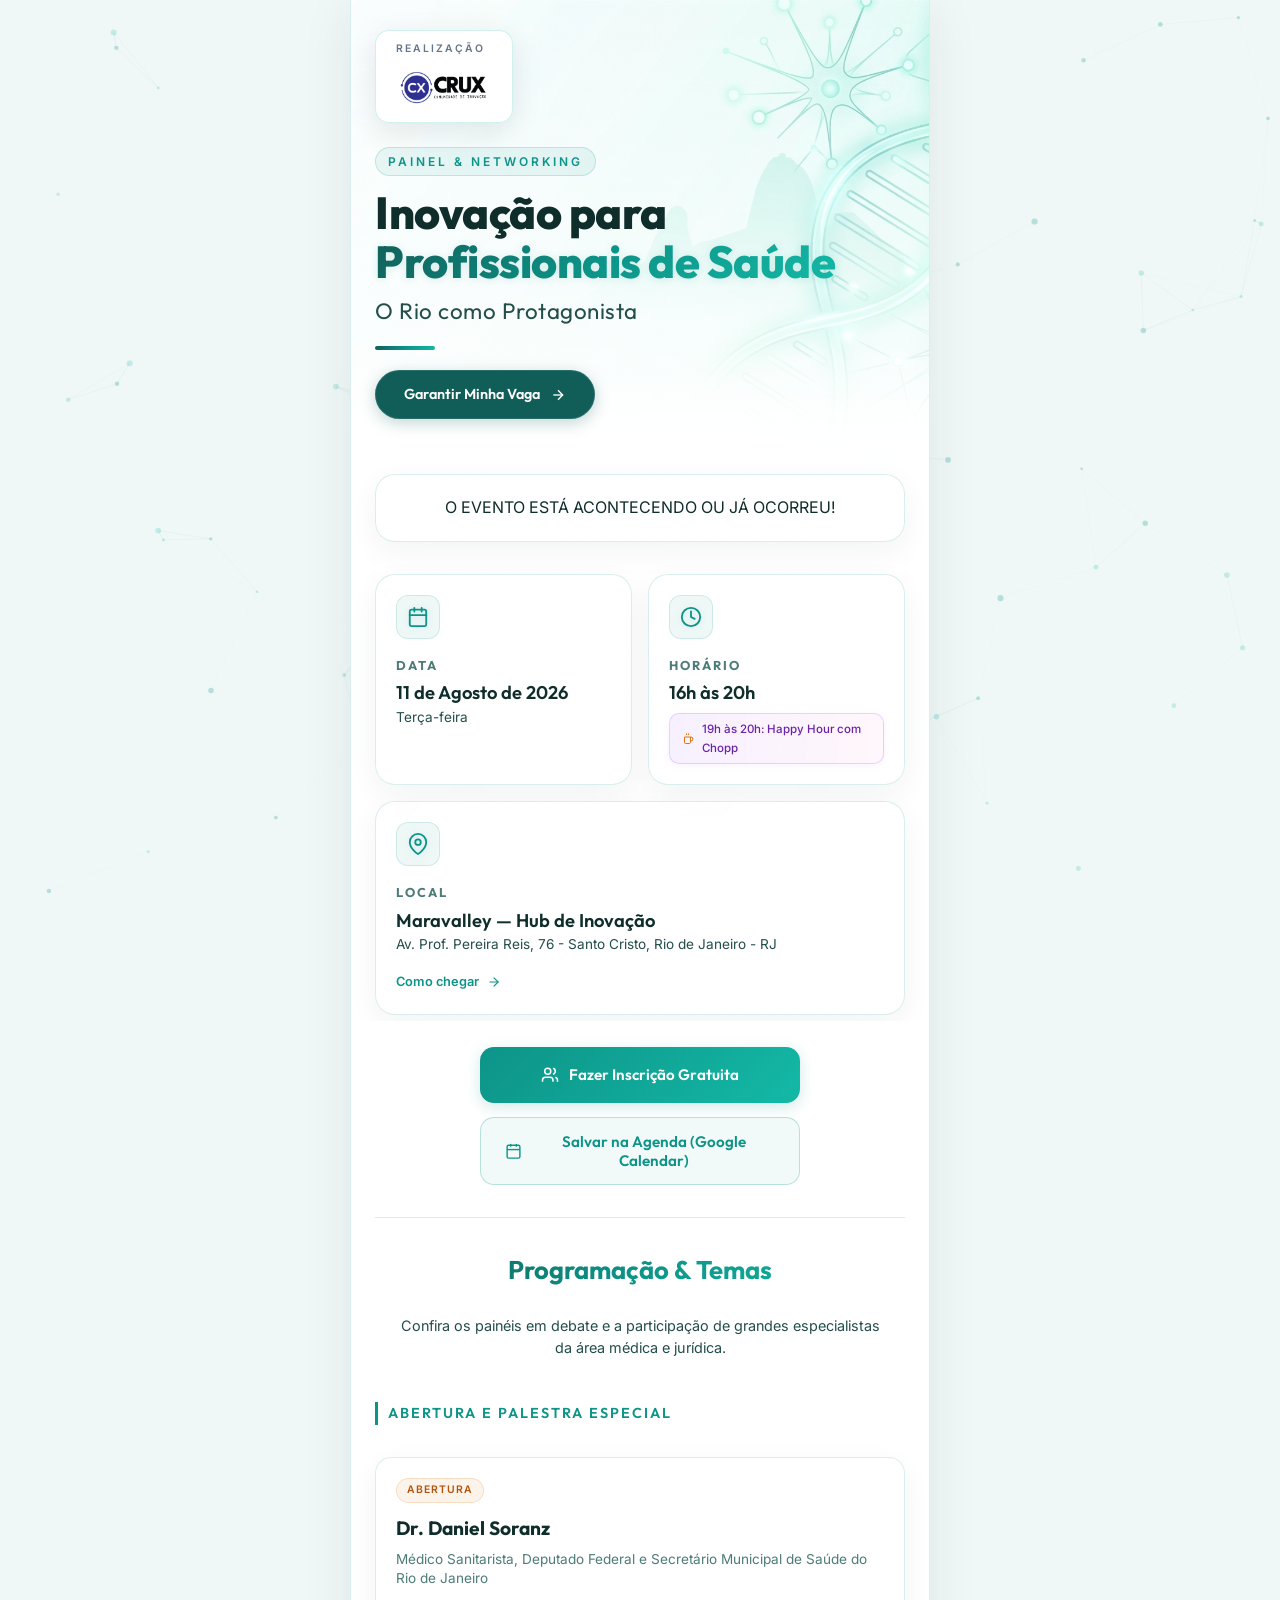
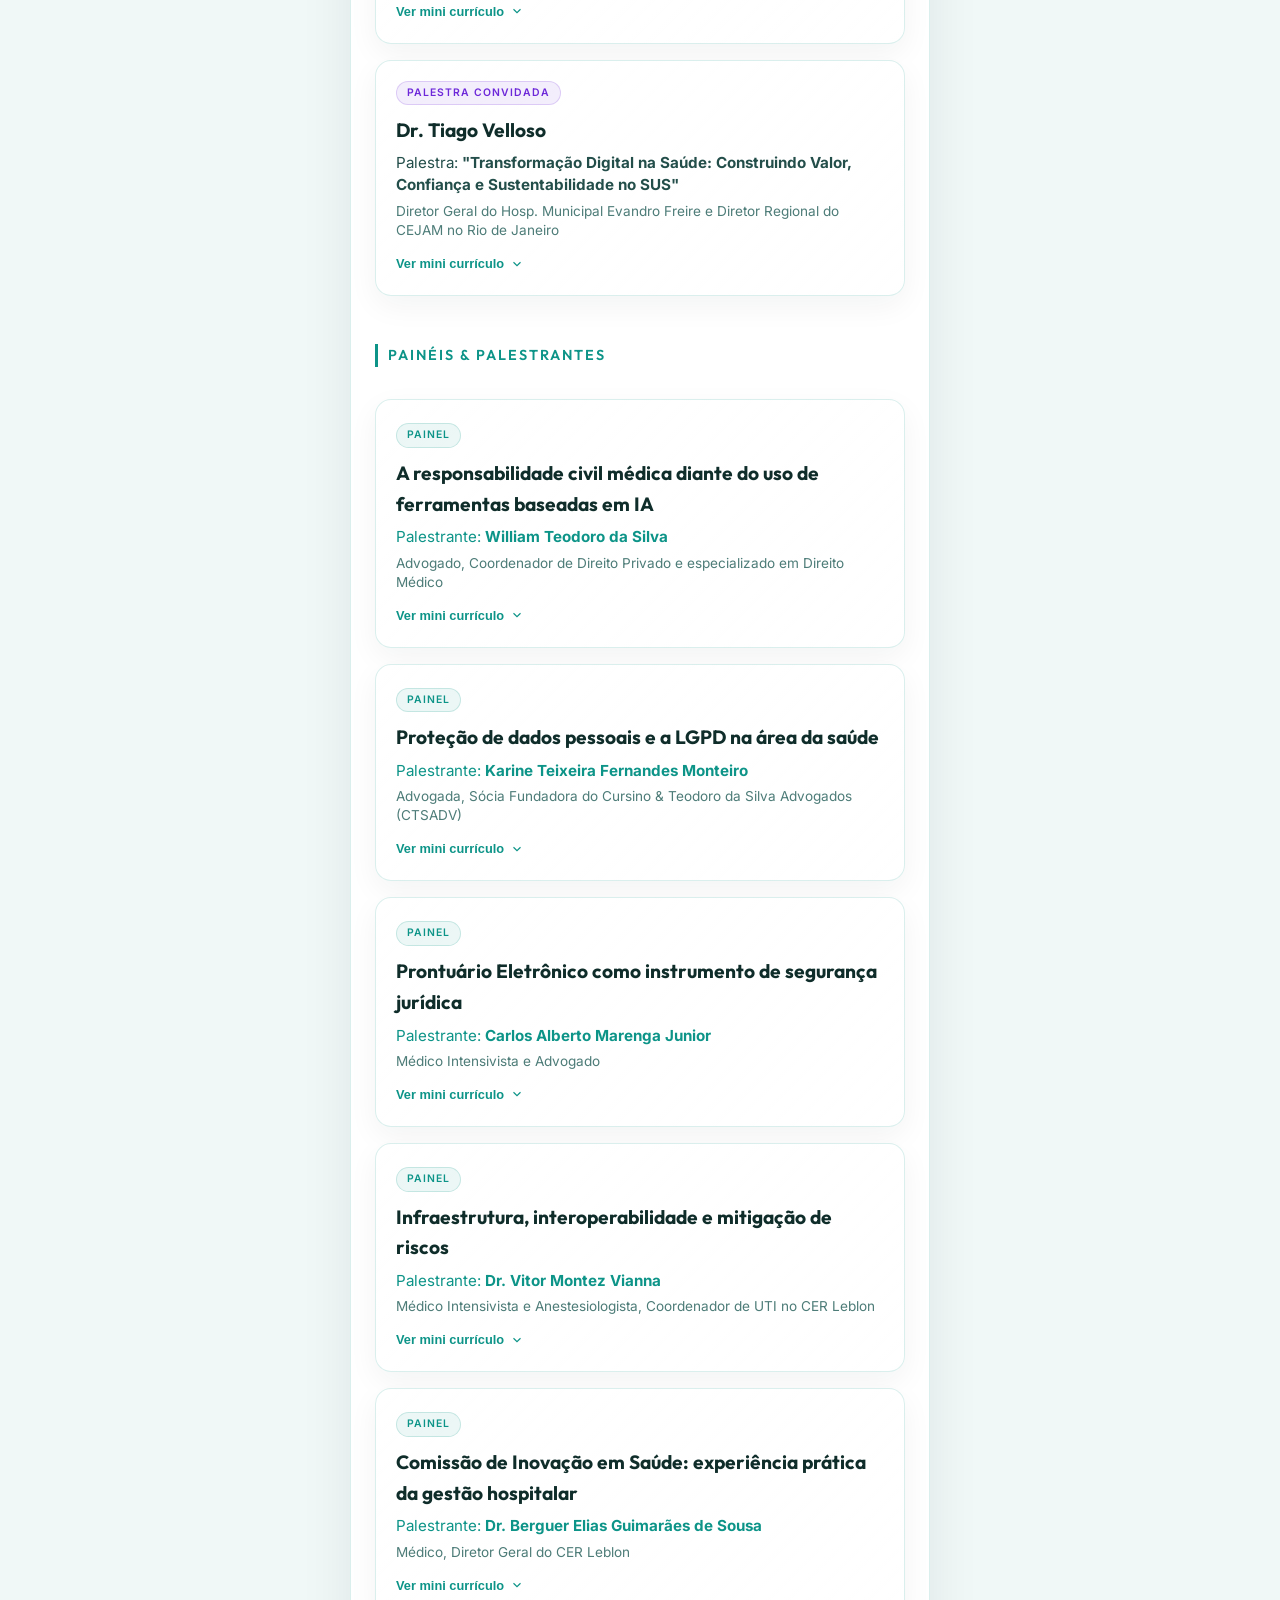
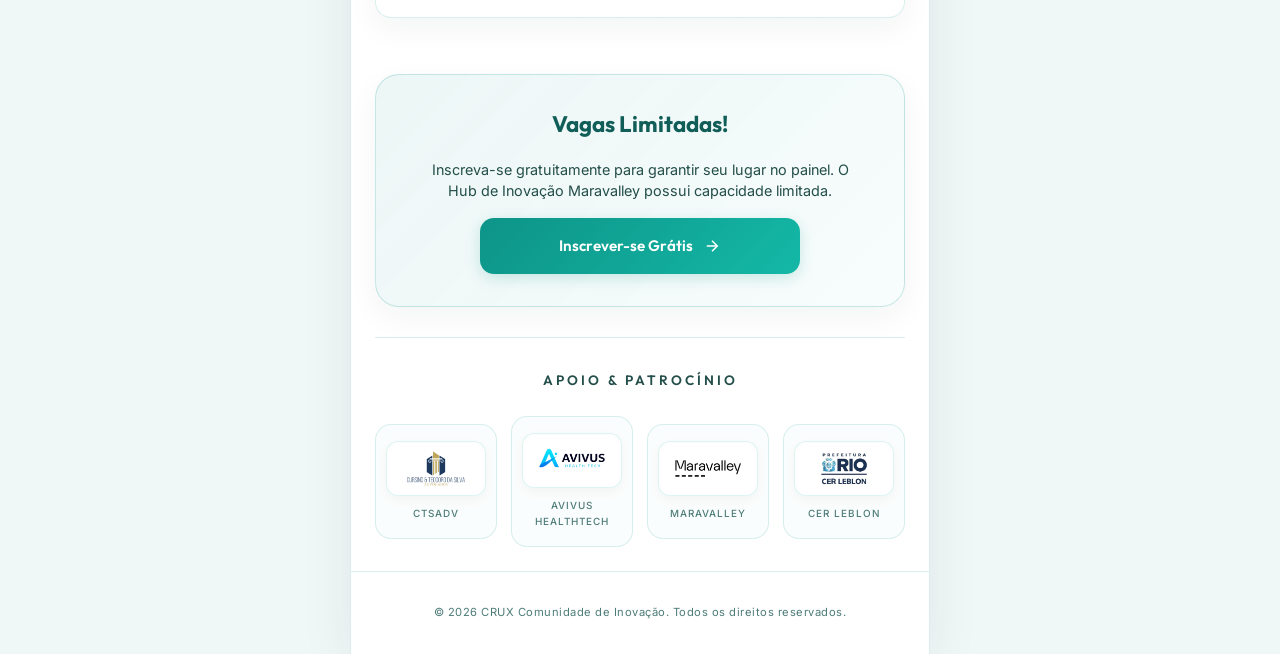
<file: index.html>
<!DOCTYPE html>
<html lang="pt-BR">
<head>
    <meta charset="UTF-8">
    <meta name="viewport" content="width=device-width, initial-scale=1.0">
    <title>Inovação para Profissionais de Saúde - Rio como Protagonista</title>
    
    <!-- Meta Tags para SEO -->
    <meta name="description" content="Convite Digital para o evento Inovação para Profissionais de Saúde - Rio como Protagonista, realizado pela CRUX Comunidade de Inovação no Maravalley. Apoio: CTSADV, Avivus Healthtech, Maravalley e CER Leblon.">
    <meta name="keywords" content="inovação médica, profissionais de saúde, maravalley, rio de janeiro, crux, ctsadv, avivus healthtech, cer leblon">
    <meta name="author" content="CTSADV, Avivus Healthtech, Maravalley, CER Leblon, CRUX">
    
    <!-- Open Graph (Compartilhamento redes sociais) -->
    <meta property="og:title" content="Inovação para Profissionais de Saúde - Rio como Protagonista">
    <meta property="og:description" content="Participe do principal encontro de inovação em saúde no Rio de Janeiro. Dia 11/08 no Maravalley.">
    <meta property="og:image" content="assets/hero-bg.jpg">
    <meta property="og:type" content="website">
    
    <!-- Google Fonts: Outfit (títulos) e Inter (corpo) -->
    <link rel="preconnect" href="https://fonts.googleapis.com">
    <link rel="preconnect" href="https://fonts.gstatic.com" crossorigin>
    <link href="https://fonts.googleapis.com/css2?family=Inter:wght@300;400;500;600&family=Outfit:wght@400;600;700;800&display=swap" rel="stylesheet">
    
    <!-- Estilos personalizados -->
    <link rel="stylesheet" href="style.css">
</head>
<body>
    <!-- Canvas para efeito de partículas animadas -->
    <canvas id="particles-canvas"></canvas>

    <div class="app-container">
        <!-- Banner Principal Temático -->
        <header class="hero-banner" style="background-image: linear-gradient(to bottom, rgba(255, 255, 255, 0), rgba(255, 255, 255, 0.95)), url('assets/hero-bg-light.jpg');">
            <div class="crux-badge-container">
                <span class="organizer-label">Realização</span>
                <img src="assets/Crux.png" alt="CRUX Comunidade de Inovação" class="crux-logo-badge">
            </div>
            
            <div class="hero-content">
                <span class="event-tag">Painel & Networking</span>
                <h1 class="main-title">Inovação para<br><span class="highlight-text">Profissionais de Saúde</span></h1>
                <p class="subtitle">O Rio como Protagonista</p>
                <div class="title-divider"></div>
                <a href="https://docs.google.com/forms/d/e/1FAIpQLSeNZkbM3cO77--EV81ZFKofpMlSZFeR1QSMPS9KRzoDExnu2w/viewform" target="_blank" rel="noopener noreferrer" class="hero-cta-btn">
                    <span>Garantir Minha Vaga</span>
                    <svg class="arrow-icon-small" viewBox="0 0 24 24" fill="none" stroke="currentColor" stroke-width="2">
                        <line x1="5" y1="12" x2="19" y2="12"></line>
                        <polyline points="12 5 19 12 12 19"></polyline>
                    </svg>
                </a>
            </div>
        </header>

        <!-- Seção Principal do Convite (Design de Vidro) -->
        <main class="content-wrapper">
            <!-- Bloco do Contador Regressivo -->
            <section class="countdown-section" id="countdown-container">
                <h2 class="section-title-alt">FALTAM APENAS:</h2>
                <div class="countdown-grid">
                    <div class="countdown-card">
                        <span class="countdown-value" id="days">00</span>
                        <span class="countdown-label">Dias</span>
                    </div>
                    <div class="countdown-card">
                        <span class="countdown-value" id="hours">00</span>
                        <span class="countdown-label">Horas</span>
                    </div>
                    <div class="countdown-card">
                        <span class="countdown-value" id="minutes">00</span>
                        <span class="countdown-label">Min</span>
                    </div>
                    <div class="countdown-card">
                        <span class="countdown-value" id="seconds">00</span>
                        <span class="countdown-label">Seg</span>
                    </div>
                </div>
            </section>

            <!-- Grid de Informações Chave -->
            <section class="info-grid">
                <!-- Card de Data -->
                <div class="info-card fade-in-up">
                    <div class="card-icon-wrapper">
                        <!-- SVG Calendário -->
                        <svg class="card-icon" viewBox="0 0 24 24" fill="none" stroke="currentColor" stroke-width="2" stroke-linecap="round" stroke-linejoin="round">
                            <rect x="3" y="4" width="18" height="18" rx="2" ry="2"></rect>
                            <line x1="16" y1="2" x2="16" y2="6"></line>
                            <line x1="8" y1="2" x2="8" y2="6"></line>
                            <line x1="3" y1="10" x2="21" y2="10"></line>
                        </svg>
                    </div>
                    <div class="card-body">
                        <h3>Data</h3>
                        <p class="card-main-text">11 de Agosto de 2026</p>
                        <p class="card-sub-text">Terça-feira</p>
                    </div>
                </div>

                <!-- Card de Horário -->
                <div class="info-card fade-in-up delay-1">
                    <div class="card-icon-wrapper">
                        <!-- SVG Relógio -->
                        <svg class="card-icon" viewBox="0 0 24 24" fill="none" stroke="currentColor" stroke-width="2" stroke-linecap="round" stroke-linejoin="round">
                            <circle cx="12" cy="12" r="10"></circle>
                            <polyline points="12 6 12 12 16 14"></polyline>
                        </svg>
                    </div>
                    <div class="card-body">
                        <h3>Horário</h3>
                        <p class="card-main-text">16h às 20h</p>
                        <div class="happy-hour-badge animate-pulse">
                            <svg class="beer-icon" viewBox="0 0 24 24" fill="none" stroke="currentColor" stroke-width="2">
                                <path d="M17 8h1a4 4 0 1 1 0 8h-1"></path>
                                <path d="M5 8h12v11a2 2 0 0 1-2 2H7a2 2 0 0 1-2-2V8z"></path>
                                <line x1="9" y1="1" x2="9" y2="4"></line>
                                <line x1="13" y1="1" x2="13" y2="4"></line>
                            </svg>
                            <span>19h às 20h: Happy Hour com Chopp</span>
                        </div>
                    </div>
                </div>

                <!-- Card de Localização -->
                <div class="info-card full-width-card fade-in-up delay-2">
                    <div class="card-icon-wrapper">
                        <!-- SVG Pin de Localização -->
                        <svg class="card-icon" viewBox="0 0 24 24" fill="none" stroke="currentColor" stroke-width="2" stroke-linecap="round" stroke-linejoin="round">
                            <path d="M21 10c0 7-9 13-9 13s-9-6-9-13a9 9 0 0 1 18 0z"></path>
                            <circle cx="12" cy="10" r="3"></circle>
                        </svg>
                    </div>
                    <div class="card-body">
                        <h3>Local</h3>
                        <p class="card-main-text">Maravalley — Hub de Inovação</p>
                        <p class="card-sub-text address-text">Av. Prof. Pereira Reis, 76 - Santo Cristo, Rio de Janeiro - RJ</p>
                        <a href="https://maps.google.com/?q=Maravalley+Av.+Prof.+Pereira+Reis,+76+Santo+Cristo+Rio+de+Janeiro" target="_blank" rel="noopener noreferrer" class="map-link-btn">
                            <span>Como chegar</span>
                            <svg class="arrow-icon" viewBox="0 0 24 24" fill="none" stroke="currentColor" stroke-width="2" stroke-linecap="round" stroke-linejoin="round">
                                <line x1="5" y1="12" x2="19" y2="12"></line>
                                <polyline points="12 5 19 12 12 19"></polyline>
                            </svg>
                        </a>
                    </div>
                </div>
            </section>

            <!-- Botões de Ação Principais -->
            <section class="action-section fade-in-up">
                <a href="https://docs.google.com/forms/d/e/1FAIpQLSeNZkbM3cO77--EV81ZFKofpMlSZFeR1QSMPS9KRzoDExnu2w/viewform" target="_blank" rel="noopener noreferrer" class="primary-action-btn glow-btn">
                    <svg class="btn-icon" viewBox="0 0 24 24" fill="none" stroke="currentColor" stroke-width="2">
                        <path d="M16 21v-2a4 4 0 0 0-4-4H6a4 4 0 0 0-4 4v2"></path>
                        <circle cx="9" cy="7" r="4"></circle>
                        <path d="M22 21v-2a4 4 0 0 0-3-3.87"></path>
                        <path d="M16 3.13a4 4 0 0 1 0 7.75"></path>
                    </svg>
                    <span>Fazer Inscrição Gratuita</span>
                </a>
                
                <button id="add-calendar-btn" class="secondary-action-btn">
                    <svg class="btn-icon" viewBox="0 0 24 24" fill="none" stroke="currentColor" stroke-width="2">
                        <rect x="3" y="4" width="18" height="18" rx="2" ry="2"></rect>
                        <line x1="16" y1="2" x2="16" y2="6"></line>
                        <line x1="8" y1="2" x2="8" y2="6"></line>
                        <line x1="3" y1="10" x2="21" y2="10"></line>
                    </svg>
                    <span>Salvar na Agenda (Google Calendar)</span>
                </button>
            </section>

            <!-- Seção de Programação & Convidados -->
            <section class="schedule-section fade-in-up delay-3">
                <h2 class="schedule-section-title">Programação & Temas</h2>
                <p class="schedule-section-intro">Confira os painéis em debate e a participação de grandes especialistas da área médica e jurídica.</p>

                <!-- Bloco de Convidados Especiais -->
                <div class="special-guests-container">
                    <h3 class="subsection-title">Abertura e Palestra Especial</h3>
                    
                    <!-- Daniel Soranz -->
                    <div class="guest-card">
                        <div class="guest-header">
                            <div class="card-badge-row">
                                <span class="guest-tag-role opening">Abertura</span>
                            </div>
                            <h4>Dr. Daniel Soranz</h4>
                            <p class="guest-subtitle">Médico Sanitarista, Deputado Federal e Secretário Municipal de Saúde do Rio de Janeiro</p>
                        </div>
                        <button class="bio-toggle-btn" aria-expanded="false">
                            <span>Ver mini currículo</span>
                            <svg class="chevron-icon" viewBox="0 0 24 24" fill="none" stroke="currentColor" stroke-width="2">
                                <polyline points="6 9 12 15 18 9"></polyline>
                            </svg>
                        </button>
                        <div class="bio-content">
                            <p>Ao longo de sua trajetória, liderou a maior expansão da Atenção Primária da cidade, com a implantação das Clínicas da Família e a ampliação do acesso à Saúde da Família. Também coordenou a resposta do município durante a pandemia da Covid-19, incluindo a campanha de vacinação, e esteve à frente da criação do Super Centro Carioca de Saúde, iniciativa voltada à ampliação do acesso a consultas, exames especializados e à modernização da rede municipal.</p>
                            <p style="margin-top: 8px;">Sua atuação é reconhecida pela defesa de um SUS mais acessível, preventivo, inovador e orientado por tecnologia e gestão eficiente.</p>
                        </div>
                    </div>

                    <!-- Tiago Velloso -->
                    <div class="guest-card">
                        <div class="guest-header">
                            <div class="card-badge-row">
                                <span class="guest-tag-role special">Palestra Convidada</span>
                            </div>
                            <h4>Dr. Tiago Velloso</h4>
                            <p class="guest-title-theme">Palestra: <strong>"Transformação Digital na Saúde: Construindo Valor, Confiança e Sustentabilidade no SUS"</strong></p>
                            <p class="guest-subtitle">Diretor Geral do Hosp. Municipal Evandro Freire e Diretor Regional do CEJAM no Rio de Janeiro</p>
                        </div>
                        <button class="bio-toggle-btn" aria-expanded="false">
                            <span>Ver mini currículo</span>
                            <svg class="chevron-icon" viewBox="0 0 24 24" fill="none" stroke="currentColor" stroke-width="2">
                                <polyline points="6 9 12 15 18 9"></polyline>
                            </svg>
                        </button>
                        <div class="bio-content">
                            <p>Gestor por formação e executivo com ampla experiência na gestão de saúde pública e privada, com trajetória marcada pela liderança de instituições hospitalares de alta complexidade, implementação de modelos de gestão inovadores e foco em resultados assistenciais e sustentabilidade. É doutorando em Saúde Coletiva pela UFRJ e possui Post-MBA em Gestão em Saúde pelo COPPEAD/UFRJ, além de Mestrado em Administração pela FGV/EBAPE, MBAs em Gestão de Negócios (Ibmec) e Gerenciamento de Projetos (FGV). É também egresso do programa de educação executiva do MIT | ILP, com foco em inovação e transformação digital.</p>
                            <p style="margin-top: 8px;">Atualmente, é Diretor Geral do Hospital Municipal Evandro Freire e Diretor Regional do CEJAM no Rio de Janeiro, liderando a gestão integrada de unidades hospitalares e articulando a rede assistencial e operacional.</p>
                        </div>
                    </div>
                </div>

                <!-- Bloco de Temas / Painéis -->
                <div class="topics-container">
                    <h3 class="subsection-title">Painéis & Palestrantes</h3>
                    
                    <!-- Tema 1 -->
                    <div class="topic-card">
                        <div class="topic-header">
                            <span class="topic-tag">Painel</span>
                            <h4>A responsabilidade civil médica diante do uso de ferramentas baseadas em IA</h4>
                            <p class="speaker-name">Palestrante: <strong>William Teodoro da Silva</strong></p>
                            <p class="speaker-subtitle">Advogado, Coordenador de Direito Privado e especializado em Direito Médico</p>
                        </div>
                        <button class="bio-toggle-btn" aria-expanded="false">
                            <span>Ver mini currículo</span>
                            <svg class="chevron-icon" viewBox="0 0 24 24" fill="none" stroke="currentColor" stroke-width="2">
                                <polyline points="6 9 12 15 18 9"></polyline>
                            </svg>
                        </button>
                        <div class="bio-content">
                            <p>Advogado, Mestre em Direito, Palestrante, Professor e Sócio Fundador do Cursino & Teodoro da Silva Advogados (CTSADV). Coordenador da área de direito privado e especializado em Direito Médico.</p>
                            <p style="margin-top: 8px;">Graduado pela Universidade Santa Úrsula – USU. Pós-graduado em Docência Superior pela UCAM, em Direito Civil e Processual Civil pela UNESA, MBA em Gestão Jurídica Aduaneira e Internacional pela Massachusetts Institute of Business (MIB) e ABRACOMEX e Mestre em Direito na Universidade Estácio de Sá.</p>
                        </div>
                    </div>

                    <!-- Tema 2 -->
                    <div class="topic-card">
                        <div class="topic-header">
                            <span class="topic-tag">Painel</span>
                            <h4>Proteção de dados pessoais e a LGPD na área da saúde</h4>
                            <p class="speaker-name">Palestrante: <strong>Karine Teixeira Fernandes Monteiro</strong></p>
                            <p class="speaker-subtitle">Advogada, Sócia Fundadora do Cursino & Teodoro da Silva Advogados (CTSADV)</p>
                        </div>
                        <button class="bio-toggle-btn" aria-expanded="false">
                            <span>Ver mini currículo</span>
                            <svg class="chevron-icon" viewBox="0 0 24 24" fill="none" stroke="currentColor" stroke-width="2">
                                <polyline points="6 9 12 15 18 9"></polyline>
                            </svg>
                        </button>
                        <div class="bio-content">
                            <p>Advogada, Sócia fundadora de Cursino & Teodoro da Silva Advogados. Atuação nas áreas de responsabilidade civil, direito empresarial, direito digital e proteção de dados. Especialista em Direito Privado (EMERJ) e em Direito Empresarial (FGV), com foco em governança jurídica e inovação tecnológica.</p>
                        </div>
                    </div>

                    <!-- Tema 3 -->
                    <div class="topic-card">
                        <div class="topic-header">
                            <span class="topic-tag">Painel</span>
                            <h4>Prontuário Eletrônico como instrumento de segurança jurídica</h4>
                            <p class="speaker-name">Palestrante: <strong>Carlos Alberto Marenga Junior</strong></p>
                            <p class="speaker-subtitle">Médico Intensivista e Advogado</p>
                        </div>
                        <button class="bio-toggle-btn" aria-expanded="false">
                            <span>Ver mini currículo</span>
                            <svg class="chevron-icon" viewBox="0 0 24 24" fill="none" stroke="currentColor" stroke-width="2">
                                <polyline points="6 9 12 15 18 9"></polyline>
                            </svg>
                        </button>
                        <div class="bio-content">
                            <p>Médico Intensivista e Advogado. Mestre em Medicina pela Univ. do Porto, MBA em Gestão Hospitalar. Membro da Comissão de Inovação em Saúde do CER - Leblon. Especialista em Medicina Intensiva e Diagnóstico por Imagem. Pós-graduação em Responsabilidade Civil e Direito do Consumidor, reunindo visão técnica assistencial e jurídica.</p>
                        </div>
                    </div>

                    <!-- Tema 4 -->
                    <div class="topic-card">
                        <div class="topic-header">
                            <span class="topic-tag">Painel</span>
                            <h4>Infraestrutura, interoperabilidade e mitigação de riscos</h4>
                            <p class="speaker-name">Palestrante: <strong>Dr. Vitor Montez Vianna</strong></p>
                            <p class="speaker-subtitle">Médico Intensivista e Anestesiologista, Coordenador de UTI no CER Leblon</p>
                        </div>
                        <button class="bio-toggle-btn" aria-expanded="false">
                            <span>Ver mini currículo</span>
                            <svg class="chevron-icon" viewBox="0 0 24 24" fill="none" stroke="currentColor" stroke-width="2">
                                <polyline points="6 9 12 15 18 9"></polyline>
                            </svg>
                        </button>
                        <div class="bio-content">
                            <p>MÉDICO – CREMERJ 5274324-0. Especialista com RQE em Medicina Intensiva e em Anestesiologia. Pós-graduado em Clínica da Dor. Preceptor da cadeira de Semiologia na Universidade Veiga de Almeida (UVA-RJ).</p>
                            <p style="margin-top: 8px;">Coordenador da Unidade de Terapia Intensiva do Centro de Emergência Regional Professor Nova Monteiro (CER Leblon – RJ), rotina da UTI do IETAP-RJ, UCI Expert da empresa Carenet Longevity e membro do comitê executivo de pesquisa e gestão do Centro de Estudos Francisco de Almeida Sales (FAS).</p>
                        </div>
                    </div>

                    <!-- Tema 5 -->
                    <div class="topic-card">
                        <div class="topic-header">
                            <span class="topic-tag">Painel</span>
                            <h4>Comissão de Inovação em Saúde: experiência prática da gestão hospitalar</h4>
                            <p class="speaker-name">Palestrante: <strong>Dr. Berguer Elias Guimarães de Sousa</strong></p>
                            <p class="speaker-subtitle">Médico, Diretor Geral do CER Leblon</p>
                        </div>
                        <button class="bio-toggle-btn" aria-expanded="false">
                            <span>Ver mini currículo</span>
                            <svg class="chevron-icon" viewBox="0 0 24 24" fill="none" stroke="currentColor" stroke-width="2">
                                <polyline points="6 9 12 15 18 9"></polyline>
                            </svg>
                        </button>
                        <div class="bio-content">
                            <p>Médico, Diretor Geral do CER Leblon. Atuação com médico clínico em emergências na cidade do Rio de Janeiro, MBA Executivo em Administração em Saúde pela FGV.</p>
                            <p style="margin-top: 8px;">Atua na gestão estratégica de unidades hospitalares e no Centro de Estudos e Pesquisas Científicas Francisco Antonio de Salles (FAS). Docente na área de emergência, com experiência prática na implementação de inovação tecnológica e governança assistencial no ambiente hospitalar.</p>
                        </div>
                    </div>
                </div>
            <!-- Seção de CTA Final -->
            <section class="final-cta-section fade-in-up">
                <div class="final-cta-card">
                    <h3>Vagas Limitadas!</h3>
                    <p>Inscreva-se gratuitamente para garantir seu lugar no painel. O Hub de Inovação Maravalley possui capacidade limitada.</p>
                    <a href="https://docs.google.com/forms/d/e/1FAIpQLSeNZkbM3cO77--EV81ZFKofpMlSZFeR1QSMPS9KRzoDExnu2w/viewform" target="_blank" rel="noopener noreferrer" class="primary-action-btn glow-btn">
                        <span>Inscrever-se Grátis</span>
                        <svg class="btn-icon" viewBox="0 0 24 24" fill="none" stroke="currentColor" stroke-width="2">
                            <line x1="5" y1="12" x2="19" y2="12"></line>
                            <polyline points="12 5 19 12 12 19"></polyline>
                        </svg>
                    </a>
                </div>
            </section>

            <!-- Seção de Patrocinadores/Apoiadores -->
            <section class="sponsors-section">
                <h2 class="sponsors-title">Apoio & Patrocínio</h2>
                <div class="sponsors-grid">
                    <div class="sponsor-card">
                        <div class="sponsor-logo-wrapper">
                            <img src="assets/CTSADV.png" alt="CTSADV Logo" class="sponsor-logo">
                        </div>
                        <span class="sponsor-name">CTSADV</span>
                    </div>
                    <div class="sponsor-card">
                        <div class="sponsor-logo-wrapper">
                            <img src="assets/Avivus.png" alt="AVIVUS HEALTHTECH Logo" class="sponsor-logo">
                        </div>
                        <span class="sponsor-name">AVIVUS HEALTHTECH</span>
                    </div>
                    <div class="sponsor-card">
                        <div class="sponsor-logo-wrapper">
                            <img src="assets/Maravalley.png" alt="MARAVALLEY Logo" class="sponsor-logo">
                        </div>
                        <span class="sponsor-name">MARAVALLEY</span>
                    </div>
                    <div class="sponsor-card">
                        <div class="sponsor-logo-wrapper">
                            <img src="assets/Cer Leblon.jpg" alt="CER LEBLON Logo" class="sponsor-logo">
                        </div>
                        <span class="sponsor-name">CER LEBLON</span>
                    </div>
                </div>
            </section>
        </main>

        <!-- Footer -->
        <footer class="app-footer">
            <p>© 2026 CRUX Comunidade de Inovação. Todos os direitos reservados.</p>
        </footer>
    </div>

    <!-- Scripts da Aplicação -->
    <script src="script.js"></script>
</body>
</html>
</file>
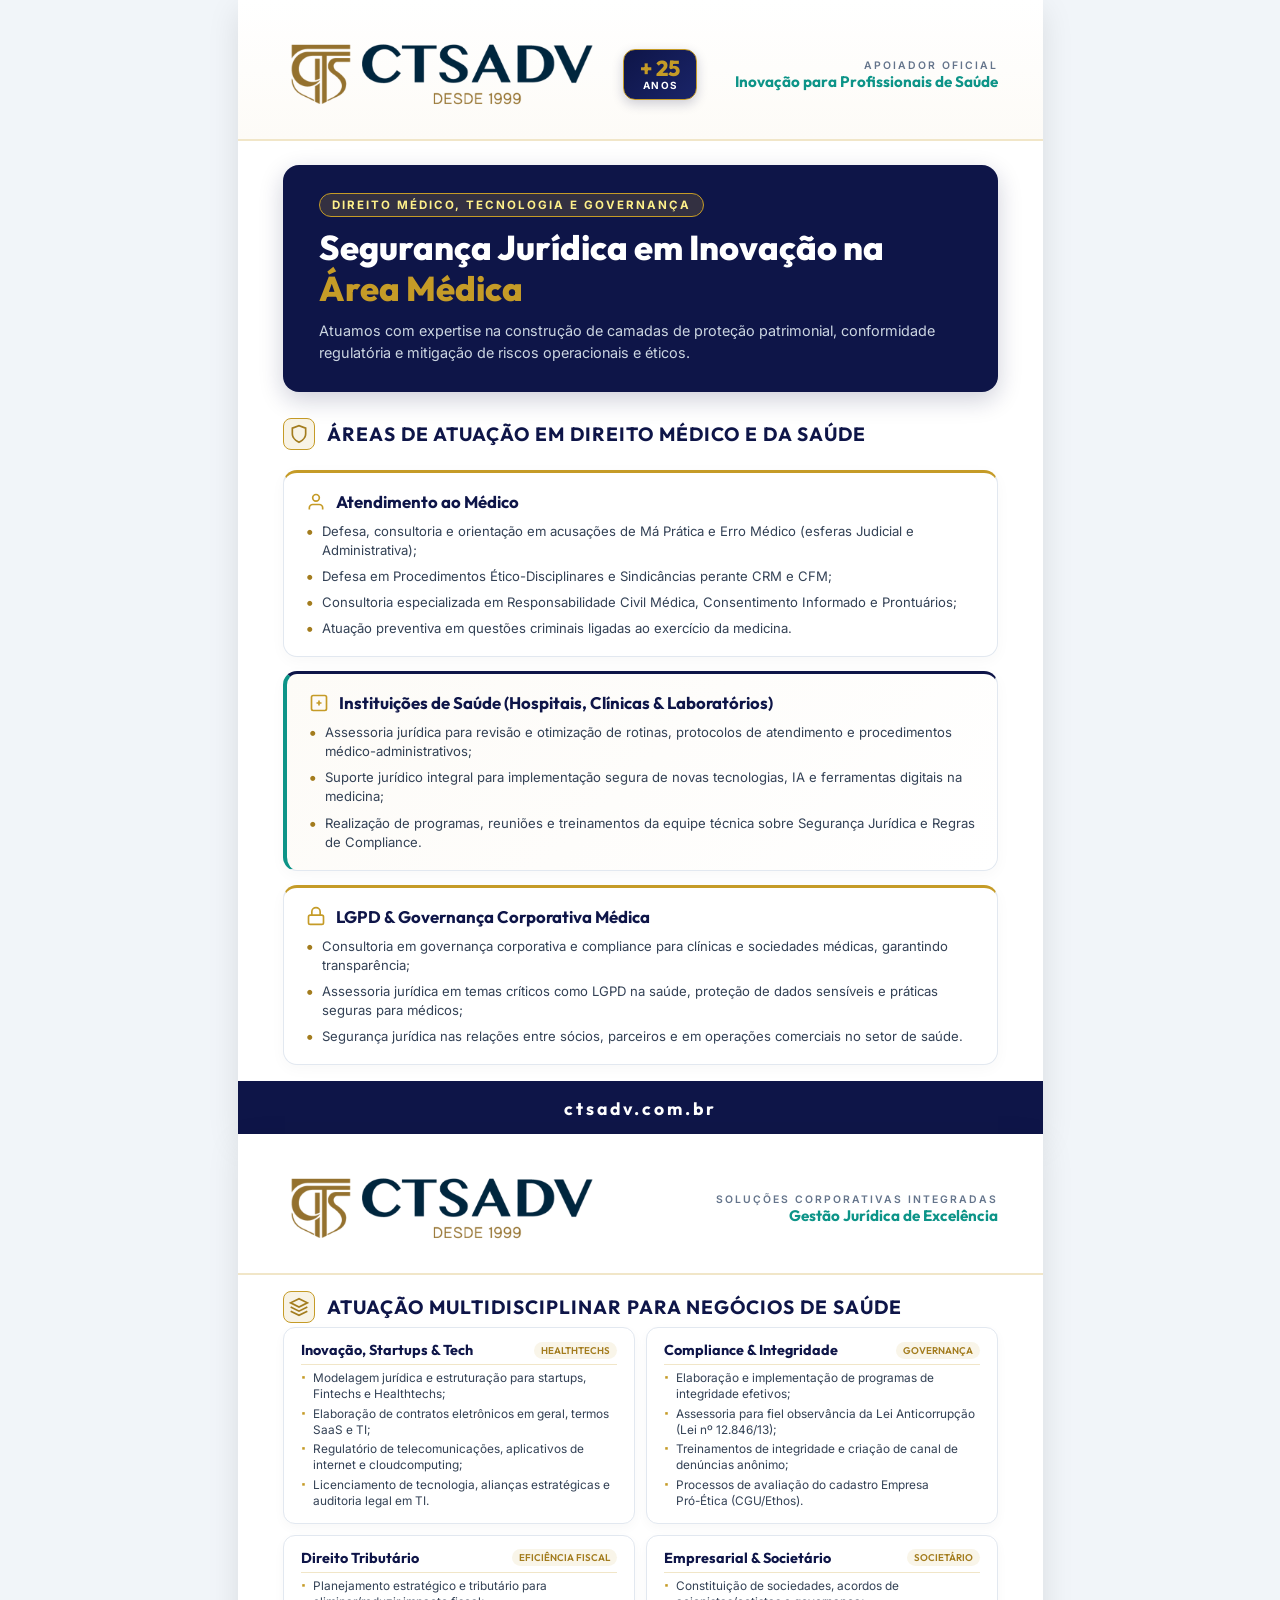
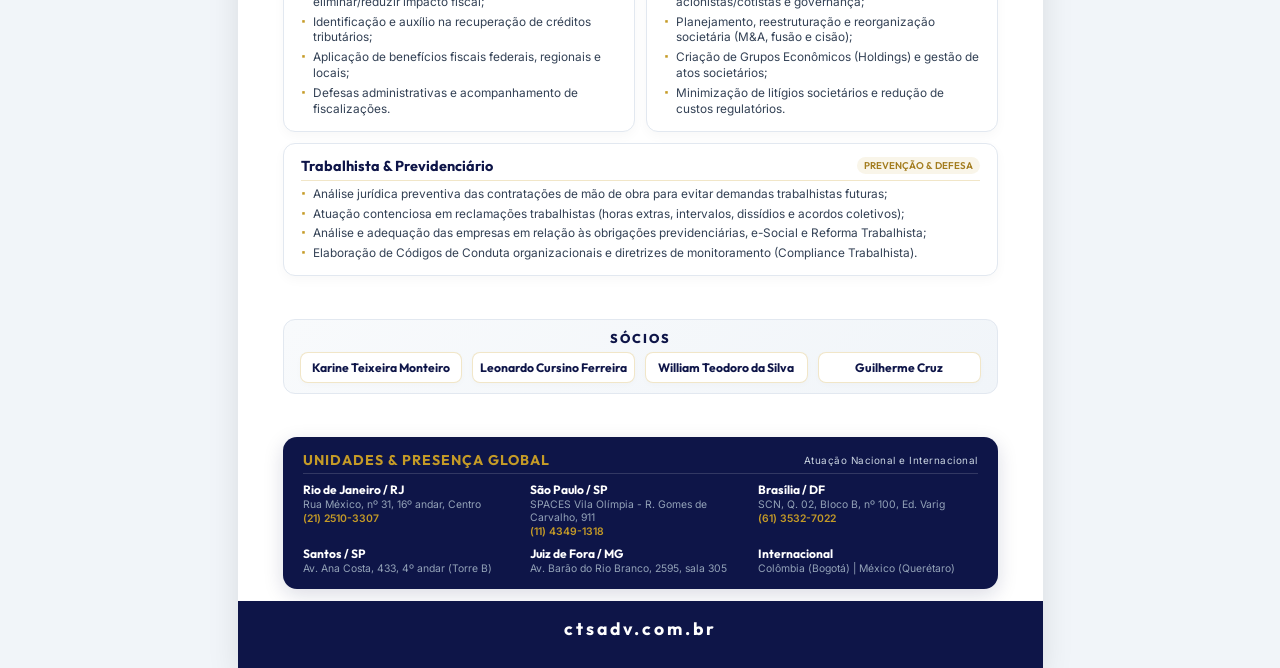
<file: portfolio_flyer.html>
<!DOCTYPE html>
<html lang="pt-BR">
<head>
    <meta charset="UTF-8">
    <meta name="viewport" content="width=device-width, initial-scale=1.0">
    <title>CTSADV - Folheto Institucional A4 Gráfica (21,30 x 30,00 cm)</title>
    
    <!-- Google Fonts -->
    <link rel="preconnect" href="https://fonts.googleapis.com">
    <link rel="preconnect" href="https://fonts.gstatic.com" crossorigin>
    <link href="https://fonts.googleapis.com/css2?family=Inter:wght@300;400;500;600;700&family=Outfit:wght@400;600;700;800&display=swap" rel="stylesheet">
    
    <style>
        /* Tamanho Exato Solicitado pela Gráfica: 21,30cm x 30,00cm */
        @page {
            size: 21.30cm 30.00cm;
            margin: 0;
        }
        
        * {
            box-sizing: border-box;
            margin: 0;
            padding: 0;
        }
        
        body {
            font-family: 'Inter', sans-serif;
            color: #1e293b;
            background-color: #f1f5f9;
            -webkit-print-color-adjust: exact;
            print-color-adjust: exact;
        }
        
        /* Container A4 com Sangria Exata de 21,30cm x 30,00cm (805px x 1134px a 96DPI) */
        .a4-page {
            width: 805px;
            height: 1134px;
            position: relative;
            background: #ffffff;
            margin: 0 auto;
            overflow: hidden;
            box-shadow: 0 10px 30px rgba(0,0,0,0.1);
            display: flex;
            flex-direction: column;
            justify-content: space-between;
            padding: 0;
        }

        .safe-area {
            width: 100%;
            height: 100%;
            display: flex;
            flex-direction: column;
            justify-content: space-between;
            position: relative;
            background: #ffffff;
        }

        @media print {
            body {
                background: none;
            }
            .a4-page {
                margin: 0;
                box-shadow: none;
                page-break-after: always;
            }
            .a4-page:last-child {
                page-break-after: avoid;
            }
        }

        /* Cores Institucionais CTSADV (C:100 M:90 Y:35 K:50 -> #0e1548) */
        :root {
            --cts-gold: #c59b27;
            --cts-gold-dark: #a37c1e;
            --cts-navy: #0e1548; /* Azul Marinho Profundo C:100 M:90 Y:35 K:50 */
            --cts-navy-dark: #070b28;
            --cts-teal: #0d9488;
            --cts-gray-bg: #f8fafc;
            --cts-border: rgba(197, 155, 39, 0.25);
        }

        /* ================= PAGE 1 (FRENTE) ================= */
        .page-header {
            padding: 32px 45px 22px 45px;
            display: flex;
            justify-content: space-between;
            align-items: center;
            border-bottom: 2px solid var(--cts-border);
            background: linear-gradient(180deg, #ffffff 0%, #fdfbf7 100%);
        }

        .header-brand {
            display: flex;
            align-items: center;
            gap: 22px;
        }

        .brand-logo-img {
            height: 85px;
            width: auto;
            object-fit: contain;
        }

        .badge-25-years {
            background: linear-gradient(135deg, var(--cts-navy) 0%, #1a2468 100%);
            color: #ffffff;
            padding: 8px 16px;
            border-radius: 12px;
            border: 1px solid var(--cts-gold);
            text-align: center;
            box-shadow: 0 4px 12px rgba(14, 21, 72, 0.2);
            flex-shrink: 0;
        }

        .badge-25-years .num {
            font-family: 'Outfit', sans-serif;
            font-size: 1.35rem;
            font-weight: 800;
            color: var(--cts-gold);
            line-height: 1;
        }

        .badge-25-years .txt {
            font-size: 0.62rem;
            text-transform: uppercase;
            letter-spacing: 1.5px;
            font-weight: 700;
        }

        .event-sponsor-tag {
            text-align: right;
        }

        .event-sponsor-tag .tag-label {
            font-size: 0.65rem;
            text-transform: uppercase;
            letter-spacing: 2px;
            color: #64748b;
            font-weight: 600;
        }

        .event-sponsor-tag .tag-title {
            font-family: 'Outfit', sans-serif;
            font-size: 0.95rem;
            font-weight: 700;
            color: var(--cts-teal);
        }

        /* Banner Hero da Frente - Fundo Azul Solido */
        .hero-section {
            padding: 24px 45px 16px 45px;
        }

        .hero-title-box {
            background: var(--cts-navy);
            color: #ffffff;
            border-radius: 16px;
            padding: 28px 36px;
            position: relative;
            overflow: hidden;
            box-shadow: 0 8px 25px rgba(14, 21, 72, 0.2);
        }

        .hero-subtitle-tag {
            display: inline-block;
            background: rgba(197, 155, 39, 0.2);
            border: 1px solid var(--cts-gold);
            color: #fef08a;
            font-size: 0.72rem;
            font-weight: 700;
            text-transform: uppercase;
            letter-spacing: 2px;
            padding: 4px 12px;
            border-radius: 20px;
            margin-bottom: 10px;
        }

        .hero-main-title {
            font-family: 'Outfit', sans-serif;
            font-size: 2.15rem;
            font-weight: 800;
            line-height: 1.2;
            margin-bottom: 10px;
            color: #ffffff;
        }

        .hero-main-title span {
            color: var(--cts-gold);
        }

        .hero-description {
            font-size: 0.9rem;
            color: #cbd5e1;
            line-height: 1.55;
            max-width: 680px;
        }

        /* Seção Principal de Serviços de Saúde */
        .services-section {
            padding: 10px 45px 16px 45px;
            flex-grow: 1;
            display: flex;
            flex-direction: column;
            gap: 16px;
        }

        .section-header {
            display: flex;
            align-items: center;
            gap: 12px;
            margin-bottom: 4px;
        }

        .section-icon {
            width: 32px;
            height: 32px;
            background: rgba(197, 155, 39, 0.12);
            border: 1px solid var(--cts-gold);
            border-radius: 8px;
            display: flex;
            align-items: center;
            justify-content: center;
            color: var(--cts-gold-dark);
        }

        .section-title {
            font-family: 'Outfit', sans-serif;
            font-size: 1.2rem;
            font-weight: 700;
            color: var(--cts-navy);
            text-transform: uppercase;
            letter-spacing: 1px;
        }

        /* Grid de 3 Cards Principais Reestruturados na Frente */
        .medical-services-container {
            display: flex;
            flex-direction: column;
            gap: 14px;
        }

        .service-card {
            background: #ffffff;
            border: 1px solid #e2e8f0;
            border-top: 3px solid var(--cts-gold);
            border-radius: 14px;
            padding: 18px 22px;
            box-shadow: 0 4px 15px rgba(0,0,0,0.03);
            display: flex;
            flex-direction: column;
            gap: 10px;
        }

        .service-card.card-featured {
            background: linear-gradient(135deg, #fdfbf7 0%, #ffffff 100%);
            border-top-color: var(--cts-navy);
            border-left: 4px solid var(--cts-teal);
        }

        .service-card h4 {
            font-family: 'Outfit', sans-serif;
            font-size: 1.05rem;
            font-weight: 700;
            color: var(--cts-navy);
            display: flex;
            align-items: center;
            gap: 10px;
        }

        .service-card h4 svg {
            width: 20px;
            height: 20px;
            color: var(--cts-gold);
            flex-shrink: 0;
        }

        .service-card ul {
            list-style: none;
            display: flex;
            flex-direction: column;
            gap: 7px;
        }

        .service-card ul li {
            font-size: 0.82rem;
            color: #334155;
            line-height: 1.45;
            position: relative;
            padding-left: 16px;
        }

        .service-card ul li::before {
            content: '•';
            position: absolute;
            left: 0;
            color: var(--cts-gold-dark);
            font-weight: bold;
            font-size: 1rem;
            line-height: 1;
            top: 1px;
        }

        /* Rodapé Institucional com Margem de Segurança Interna Ampla (28px no Fundo) */
        .page-footer {
            width: 100%;
            background: var(--cts-navy);
            color: #ffffff;
            display: flex;
            justify-content: center;
            align-items: center;
            padding: 16px 45px 28px 45px; /* Respiro vertical amplo de 28px para que o texto nunca seja atingido pela lâmina de refile */
        }

        .footer-web {
            font-family: 'Outfit', sans-serif;
            font-size: 1.1rem;
            font-weight: 700;
            color: #ffffff;
            text-decoration: none;
            letter-spacing: 3px;
            text-transform: lowercase;
        }


        /* ================= PAGE 2 (VERSO - COMPACTAÇÃO PERFEITA) ================= */
        .page-2 .page-header {
            background: #ffffff;
        }

        .page-2-content {
            padding: 16px 45px 12px 45px;
            flex-grow: 1;
            display: flex;
            flex-direction: column;
            justify-content: space-between;
            gap: 12px;
        }

        /* Grid de 5 Cards no Verso */
        .multidisciplinary-grid {
            display: grid;
            grid-template-columns: repeat(2, 1fr);
            gap: 11px;
        }

        .multi-card {
            background: #ffffff;
            border: 1px solid #e2e8f0;
            border-radius: 12px;
            padding: 13px 17px;
            box-shadow: 0 4px 12px rgba(0,0,0,0.03);
            display: flex;
            flex-direction: column;
        }

        .multi-card h4 {
            font-family: 'Outfit', sans-serif;
            font-size: 0.9rem;
            font-weight: 700;
            color: var(--cts-navy);
            margin-bottom: 6px;
            padding-bottom: 5px;
            border-bottom: 1.5px solid var(--cts-border);
            display: flex;
            align-items: center;
            justify-content: space-between;
        }

        .multi-card h4 span {
            font-size: 0.61rem;
            font-weight: 600;
            text-transform: uppercase;
            color: var(--cts-gold-dark);
            background: rgba(197, 155, 39, 0.1);
            padding: 2px 7px;
            border-radius: 10px;
        }

        .multi-card ul {
            list-style: none;
            display: flex;
            flex-direction: column;
            gap: 4px;
        }

        .multi-card ul li {
            font-size: 0.74rem;
            color: #334155;
            line-height: 1.34;
            position: relative;
            padding-left: 12px;
        }

        .multi-card ul li::before {
            content: '▪';
            position: absolute;
            left: 0;
            color: var(--cts-gold);
            font-size: 0.56rem;
            top: 0;
        }

        /* Seção de Sócios */
        .partners-section {
            background: linear-gradient(135deg, #f8fafc 0%, #f1f5f9 100%);
            border: 1px solid #e2e8f0;
            border-radius: 12px;
            padding: 10px 16px;
        }

        .partners-title {
            font-family: 'Outfit', sans-serif;
            font-size: 0.8rem;
            font-weight: 800;
            text-transform: uppercase;
            letter-spacing: 2px;
            color: var(--cts-navy);
            margin-bottom: 6px;
            text-align: center;
        }

        .partners-grid {
            display: grid;
            grid-template-columns: repeat(4, 1fr);
            gap: 10px;
        }

        .partner-box {
            background: #ffffff;
            border: 1px solid rgba(197, 155, 39, 0.25);
            border-radius: 8px;
            padding: 7px 6px;
            text-align: center;
            box-shadow: 0 2px 6px rgba(0,0,0,0.02);
        }

        .partner-name {
            font-family: 'Outfit', sans-serif;
            font-size: 0.76rem;
            font-weight: 700;
            color: var(--cts-navy);
            line-height: 1.25;
        }

        /* Seção de Endereços & Presença Nacional / Internacional */
        .locations-section {
            background: var(--cts-navy);
            color: #ffffff;
            border-radius: 14px;
            padding: 14px 20px;
            display: flex;
            flex-direction: column;
            gap: 8px;
            box-shadow: 0 6px 20px rgba(14, 21, 72, 0.15);
        }

        .locations-header {
            display: flex;
            justify-content: space-between;
            align-items: center;
            border-bottom: 1px solid rgba(255, 255, 255, 0.15);
            padding-bottom: 4px;
        }

        .locations-header h3 {
            font-family: 'Outfit', sans-serif;
            font-size: 0.88rem;
            font-weight: 700;
            color: var(--cts-gold);
            text-transform: uppercase;
            letter-spacing: 1px;
        }

        .locations-header .scope-tag {
            font-size: 0.62rem;
            color: #cbd5e1;
            letter-spacing: 0.5px;
        }

        .locations-grid {
            display: grid;
            grid-template-columns: repeat(3, 1fr);
            gap: 8px;
        }

        .location-item h5 {
            font-family: 'Outfit', sans-serif;
            font-size: 0.75rem;
            font-weight: 700;
            color: #ffffff;
            margin-bottom: 1px;
        }

        .location-item p {
            font-size: 0.65rem;
            color: #94a3b8;
            line-height: 1.25;
        }

        .location-item .tel {
            font-size: 0.65rem;
            color: var(--cts-gold);
            font-weight: 600;
            margin-top: 1px;
        }
    </style>
</head>
<body>

    <!-- ================= PAGE 1 (FRENTE) ================= -->
    <div class="a4-page page-1">
        <div class="safe-area">
            <!-- Cabeçalho -->
            <header class="page-header">
                <div class="header-brand">
                    <img src="assets/Nova_Logo_CTSADV.png" alt="Cursino & Teodoro da Silva Advogados" class="brand-logo-img">
                    <div class="badge-25-years">
                        <div class="num">+ 25</div>
                        <div class="txt">Anos</div>
                    </div>
                </div>
                <div class="event-sponsor-tag">
                    <p class="tag-label">Apoiador Oficial</p>
                    <p class="tag-title">Inovação para Profissionais de Saúde</p>
                </div>
            </header>

            <!-- Banner Hero -->
            <section class="hero-section">
                <div class="hero-title-box">
                    <span class="hero-subtitle-tag">Direito Médico, Tecnologia e Governança</span>
                    <h1 class="hero-main-title">Segurança Jurídica em Inovação na <span>Área Médica</span></h1>
                    <p class="hero-description">
                        Atuamos com expertise na construção de camadas de proteção patrimonial, conformidade regulatória e mitigação de riscos operacionais e éticos.
                    </p>
                </div>
            </section>

            <!-- Seção Principal de Serviços de Saúde -->
            <main class="services-section">
                <div class="section-header">
                    <div class="section-icon">
                        <svg width="20" height="20" viewBox="0 0 24 24" fill="none" stroke="currentColor" stroke-width="2">
                            <path d="M12 22s8-4 8-10V5l-8-3-8 3v7c0 6 8 10 8 10z"></path>
                        </svg>
                    </div>
                    <h2 class="section-title">Áreas de Atuação em Direito Médico e da Saúde</h2>
                </div>

                <div class="medical-services-container">
                    <!-- Card 1: Atendimento ao Médico -->
                    <div class="service-card">
                        <h4>
                            <svg viewBox="0 0 24 24" fill="none" stroke="currentColor" stroke-width="2">
                                <path d="M20 21v-2a4 4 0 0 0-4-4H8a4 4 0 0 0-4 4v2"></path>
                                <circle cx="12" cy="7" r="4"></circle>
                            </svg>
                            Atendimento ao Médico
                        </h4>
                        <ul>
                            <li>Defesa, consultoria e orientação em acusações de Má Prática e Erro Médico (esferas Judicial e Administrativa);</li>
                            <li>Defesa em Procedimentos Ético-Disciplinares e Sindicâncias perante CRM e CFM;</li>
                            <li>Consultoria especializada em Responsabilidade Civil Médica, Consentimento Informado e Prontuários;</li>
                            <li>Atuação preventiva em questões criminais ligadas ao exercício da medicina.</li>
                        </ul>
                    </div>

                    <!-- Card 2: Instituições de Saúde -->
                    <div class="service-card card-featured">
                        <h4>
                            <svg viewBox="0 0 24 24" fill="none" stroke="currentColor" stroke-width="2">
                                <rect x="3" y="3" width="18" height="18" rx="2"></rect>
                                <path d="M9 12h6m-3-3v6"></path>
                            </svg>
                            Instituições de Saúde (Hospitais, Clínicas & Laboratórios)
                        </h4>
                        <ul>
                            <li>Assessoria jurídica para revisão e otimização de rotinas, protocolos de atendimento e procedimentos médico-administrativos;</li>
                            <li>Suporte jurídico integral para implementação segura de novas tecnologias, IA e ferramentas digitais na medicina;</li>
                            <li>Realização de programas, reuniões e treinamentos da equipe técnica sobre Segurança Jurídica e Regras de Compliance.</li>
                        </ul>
                    </div>

                    <!-- Card 3: LGPD & Governança Médica -->
                    <div class="service-card">
                        <h4>
                            <svg viewBox="0 0 24 24" fill="none" stroke="currentColor" stroke-width="2">
                                <rect x="3" y="11" width="18" height="11" rx="2" ry="2"></rect>
                                <path d="M7 11V7a5 5 0 0 1 10 0v4"></path>
                            </svg>
                            LGPD & Governança Corporativa Médica
                        </h4>
                        <ul>
                            <li>Consultoria em governança corporativa e compliance para clínicas e sociedades médicas, garantindo transparência;</li>
                            <li>Assessoria jurídica em temas críticos como LGPD na saúde, proteção de dados sensíveis e práticas seguras para médicos;</li>
                            <li>Segurança jurídica nas relações entre sócios, parceiros e em operações comerciais no setor de saúde.</li>
                        </ul>
                    </div>
                </div>
            </main>

            <!-- Rodapé Institucional Identico com 28px de Sangria Interna na Base -->
            <footer class="page-footer">
                <a href="https://ctsadv.com.br" class="footer-web" target="_blank">ctsadv.com.br</a>
            </footer>
        </div>
    </div>


    <!-- ================= PAGE 2 (VERSO) ================= -->
    <div class="a4-page page-2">
        <div class="safe-area">
            <!-- Cabeçalho Página 2 -->
            <header class="page-header">
                <div class="header-brand">
                    <img src="assets/Nova_Logo_CTSADV.png" alt="Cursino & Teodoro da Silva Advogados" class="brand-logo-img">
                </div>
                <div class="event-sponsor-tag">
                    <p class="tag-label">Soluções Corporativas Integradas</p>
                    <p class="tag-title">Gestão Jurídica de Excelência</p>
                </div>
            </header>

            <!-- Conteúdo Verso -->
            <main class="page-2-content">
                <div>
                    <div class="section-header">
                        <div class="section-icon">
                            <svg width="20" height="20" viewBox="0 0 24 24" fill="none" stroke="currentColor" stroke-width="2">
                                <polygon points="12 2 2 7 12 12 22 7 12 2"></polygon>
                                <polyline points="2 17 12 22 22 17"></polyline>
                                <polyline points="2 12 12 17 22 12"></polyline>
                            </svg>
                        </div>
                        <h2 class="section-title">Atuação Multidisciplinar para Negócios de Saúde</h2>
                    </div>

                    <!-- Grid de 5 Cards no Verso -->
                    <div class="multidisciplinary-grid">
                        <!-- 1. Startups & Healthtechs -->
                        <div class="multi-card">
                            <h4>Inovação, Startups & Tech <span>Healthtechs</span></h4>
                            <ul>
                                <li>Modelagem jurídica e estruturação para startups, Fintechs e Healthtechs;</li>
                                <li>Elaboração de contratos eletrônicos em geral, termos SaaS e TI;</li>
                                <li>Regulatório de telecomunicações, aplicativos de internet e cloudcomputing;</li>
                                <li>Licenciamento de tecnologia, alianças estratégicas e auditoria legal em TI.</li>
                            </ul>
                        </div>

                        <!-- 2. Compliance & Governança -->
                        <div class="multi-card">
                            <h4>Compliance & Integridade <span>Governança</span></h4>
                            <ul>
                                <li>Elaboração e implementação de programas de integridade efetivos;</li>
                                <li>Assessoria para fiel observância da Lei Anticorrupção (Lei nº 12.846/13);</li>
                                <li>Treinamentos de integridade e criação de canal de denúncias anônimo;</li>
                                <li>Processos de avaliação do cadastro Empresa Pró-Ética (CGU/Ethos).</li>
                            </ul>
                        </div>

                        <!-- 3. Direito Tributário -->
                        <div class="multi-card">
                            <h4>Direito Tributário <span>Eficiência Fiscal</span></h4>
                            <ul>
                                <li>Planejamento estratégico e tributário para eliminar/reduzir impacto fiscal;</li>
                                <li>Identificação e auxílio na recuperação de créditos tributários;</li>
                                <li>Aplicação de benefícios fiscais federais, regionais e locais;</li>
                                <li>Defesas administrativas e acompanhamento de fiscalizações.</li>
                            </ul>
                        </div>

                        <!-- 4. Empresarial & Societário -->
                        <div class="multi-card">
                            <h4>Empresarial & Societário <span>Societário</span></h4>
                            <ul>
                                <li>Constituição de sociedades, acordos de acionistas/cotistas e governança;</li>
                                <li>Planejamento, reestruturação e reorganização societária (M&A, fusão e cisão);</li>
                                <li>Criação de Grupos Econômicos (Holdings) e gestão de atos societários;</li>
                                <li>Minimização de litígios societários e redução de custos regulatórios.</li>
                            </ul>
                        </div>

                        <!-- 5. Trabalhista & Previdenciário (Card Expandido Full) -->
                        <div class="multi-card" style="grid-column: span 2;">
                            <h4>Trabalhista & Previdenciário <span>Prevenção & Defesa</span></h4>
                            <ul>
                                <li>Análise jurídica preventiva das contratações de mão de obra para evitar demandas trabalhistas futuras;</li>
                                <li>Atuação contenciosa em reclamações trabalhistas (horas extras, intervalos, dissídios e acordos coletivos);</li>
                                <li>Análise e adequação das empresas em relação às obrigações previdenciárias, e-Social e Reforma Trabalhista;</li>
                                <li>Elaboração de Códigos de Conduta organizacionais e diretrizes de monitoramento (Compliance Trabalhista).</li>
                            </ul>
                        </div>
                    </div>
                </div>

                <!-- Seção de Sócios -->
                <section class="partners-section">
                    <h3 class="partners-title">Sócios</h3>
                    <div class="partners-grid">
                        <div class="partner-box">
                            <div class="partner-name">Karine Teixeira Monteiro</div>
                        </div>
                        <div class="partner-box">
                            <div class="partner-name">Leonardo Cursino Ferreira</div>
                        </div>
                        <div class="partner-box">
                            <div class="partner-name">William Teodoro da Silva</div>
                        </div>
                        <div class="partner-box">
                            <div class="partner-name">Guilherme Cruz</div>
                        </div>
                    </div>
                </section>

                <!-- Seção de Endereços & Presença Nacional / Internacional -->
                <section class="locations-section">
                    <div class="locations-header">
                        <h3>Unidades & Presença Global</h3>
                        <span class="scope-tag">Atuação Nacional e Internacional</span>
                    </div>

                    <div class="locations-grid">
                        <div class="location-item">
                            <h5>Rio de Janeiro / RJ</h5>
                            <p>Rua México, nº 31, 16º andar, Centro</p>
                            <p class="tel">(21) 2510-3307</p>
                        </div>

                        <div class="location-item">
                            <h5>São Paulo / SP</h5>
                            <p>SPACES Vila Olímpia - R. Gomes de Carvalho, 911</p>
                            <p class="tel">(11) 4349-1318</p>
                        </div>

                        <div class="location-item">
                            <h5>Brasília / DF</h5>
                            <p>SCN, Q. 02, Bloco B, nº 100, Ed. Varig</p>
                            <p class="tel">(61) 3532-7022</p>
                        </div>

                        <div class="location-item">
                            <h5>Santos / SP</h5>
                            <p>Av. Ana Costa, 433, 4º andar (Torre B)</p>
                        </div>

                        <div class="location-item">
                            <h5>Juiz de Fora / MG</h5>
                            <p>Av. Barão do Rio Branco, 2595, sala 305</p>
                        </div>

                        <div class="location-item">
                            <h5>Internacional</h5>
                            <p>Colômbia (Bogotá) | México (Querétaro)</p>
                        </div>
                    </div>
                </section>
            </main>

            <!-- Rodapé Institucional Identico com 28px de Sangria Interna na Base -->
            <footer class="page-footer">
                <a href="https://ctsadv.com.br" class="footer-web" target="_blank">ctsadv.com.br</a>
            </footer>
        </div>
    </div>

</body>
</html>
</file>
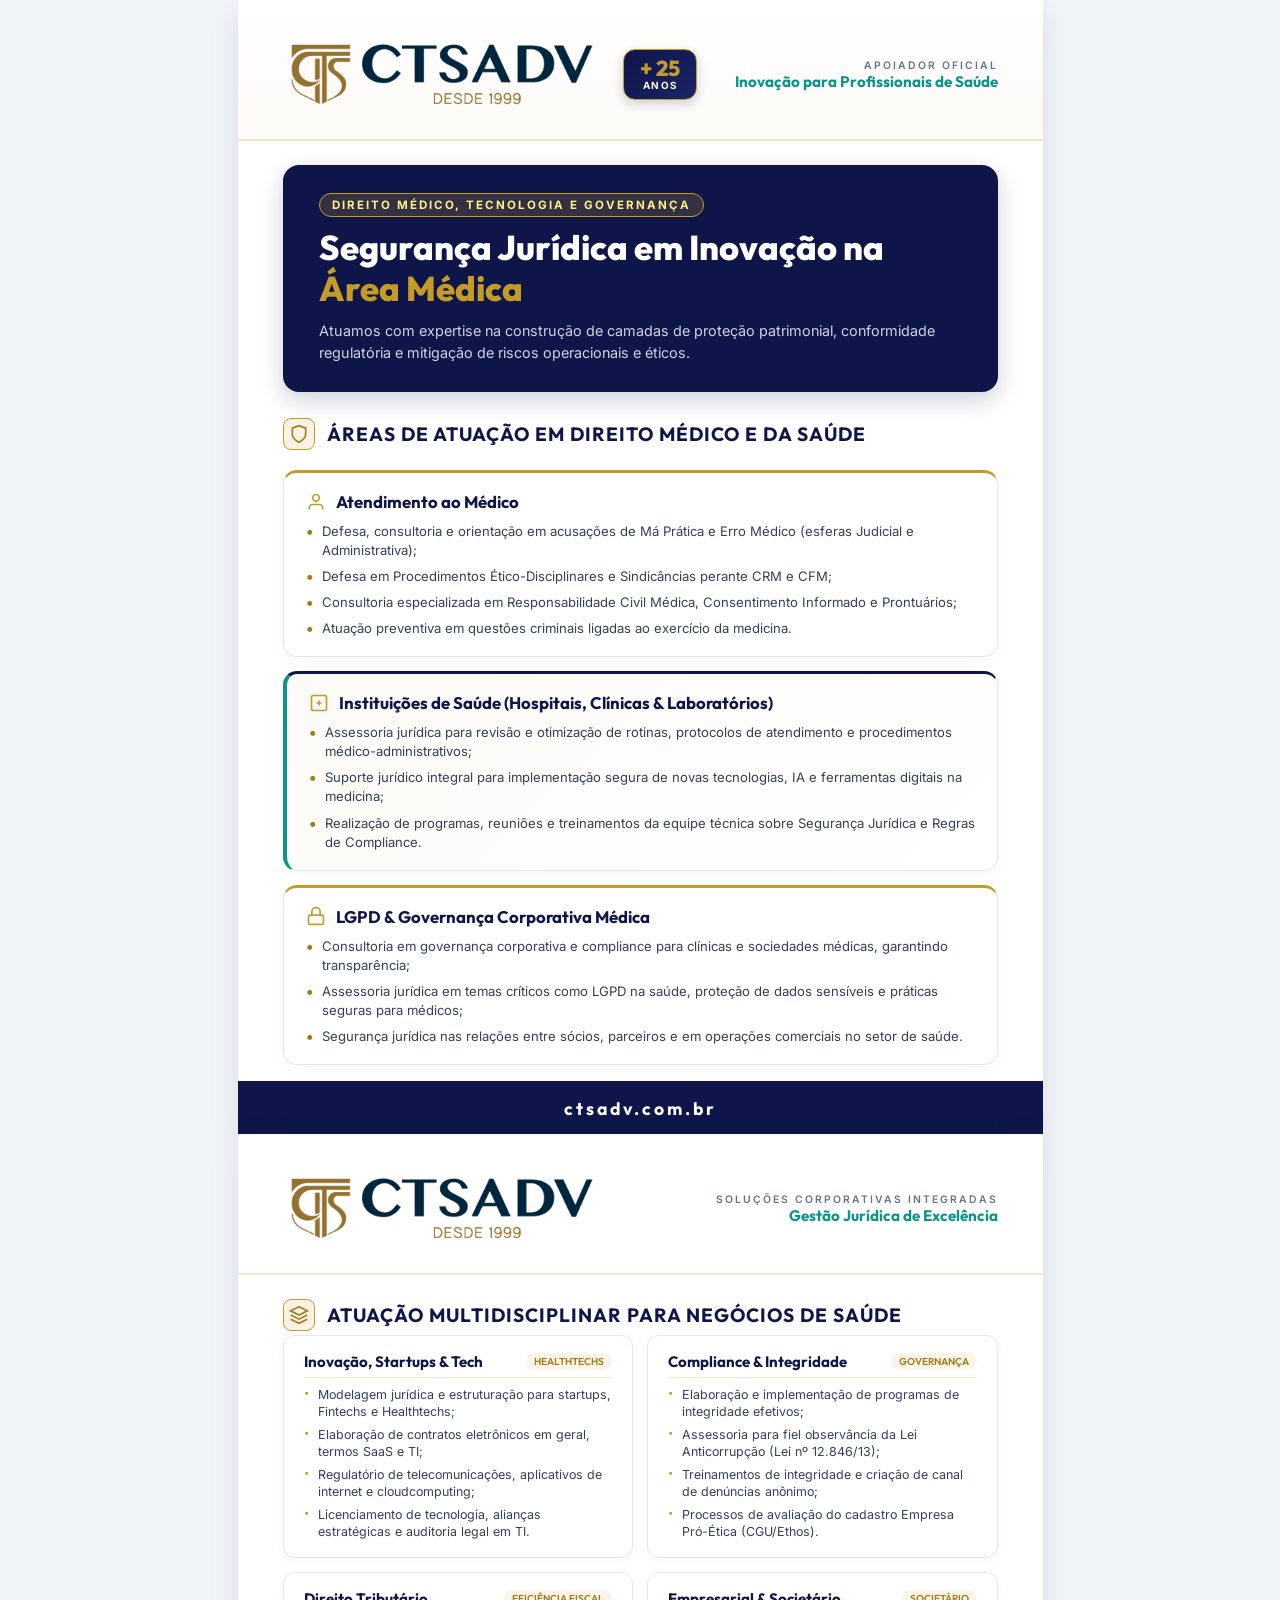
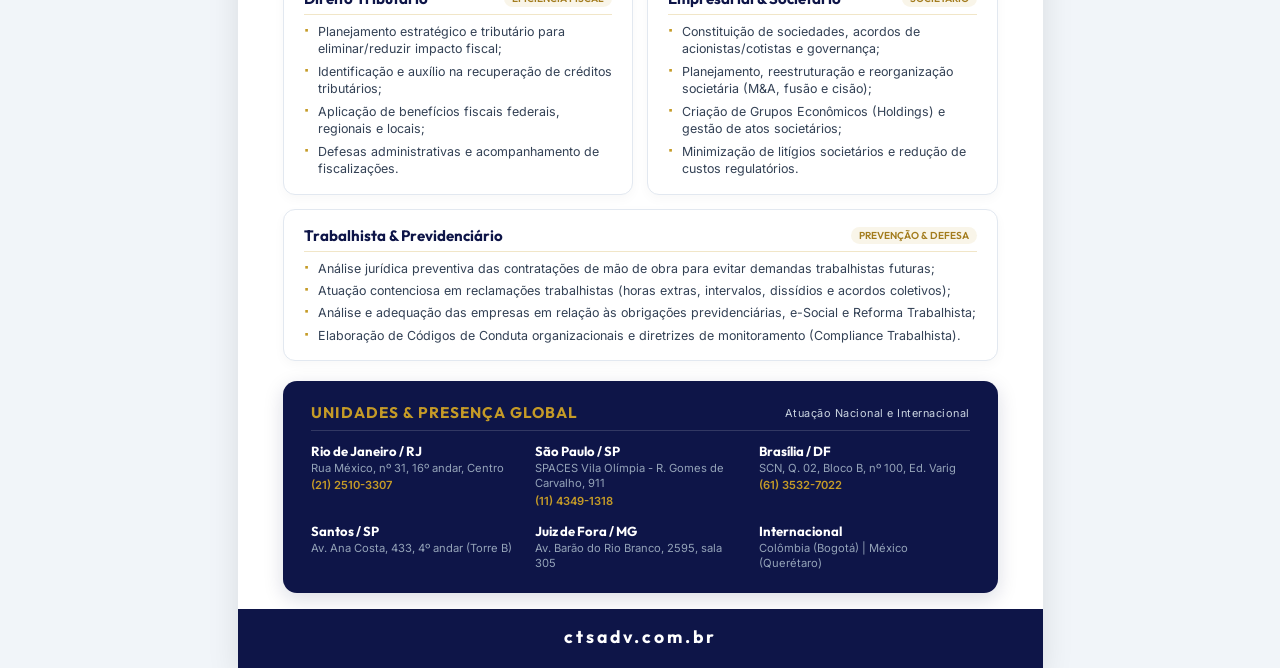
<file: portfolio_flyer_sem_socios.html>
<!DOCTYPE html>
<html lang="pt-BR">
<head>
    <meta charset="UTF-8">
    <meta name="viewport" content="width=device-width, initial-scale=1.0">
    <title>CTSADV - Folheto Institucional A4 (Opção Sem Sócios)</title>
    
    <!-- Google Fonts -->
    <link rel="preconnect" href="https://fonts.googleapis.com">
    <link rel="preconnect" href="https://fonts.gstatic.com" crossorigin>
    <link href="https://fonts.googleapis.com/css2?family=Inter:wght@300;400;500;600;700&family=Outfit:wght@400;600;700;800&display=swap" rel="stylesheet">
    
    <style>
        /* Tamanho Exato Solicitado pela Gráfica: 21,30cm x 30,00cm */
        @page {
            size: 21.30cm 30.00cm;
            margin: 0;
        }
        
        * {
            box-sizing: border-box;
            margin: 0;
            padding: 0;
        }
        
        body {
            font-family: 'Inter', sans-serif;
            color: #1e293b;
            background-color: #f1f5f9;
            -webkit-print-color-adjust: exact;
            print-color-adjust: exact;
        }
        
        /* Container A4 com Sangria Exata de 21,30cm x 30,00cm (805px x 1134px a 96DPI) */
        .a4-page {
            width: 805px;
            height: 1134px;
            position: relative;
            background: #ffffff;
            margin: 0 auto;
            overflow: hidden;
            box-shadow: 0 10px 30px rgba(0,0,0,0.1);
            display: flex;
            flex-direction: column;
            justify-content: space-between;
            padding: 0;
        }

        .safe-area {
            width: 100%;
            height: 100%;
            display: flex;
            flex-direction: column;
            justify-content: space-between;
            position: relative;
            background: #ffffff;
        }

        @media print {
            body {
                background: none;
            }
            .a4-page {
                margin: 0;
                box-shadow: none;
                page-break-after: always;
            }
            .a4-page:last-child {
                page-break-after: avoid;
            }
        }

        /* Cores Institucionais CTSADV (C:100 M:90 Y:35 K:50 -> #0e1548) */
        :root {
            --cts-gold: #c59b27;
            --cts-gold-dark: #a37c1e;
            --cts-navy: #0e1548; /* Azul Marinho Profundo C:100 M:90 Y:35 K:50 */
            --cts-navy-dark: #070b28;
            --cts-teal: #0d9488;
            --cts-gray-bg: #f8fafc;
            --cts-border: rgba(197, 155, 39, 0.25);
        }

        /* ================= PAGE 1 (FRENTE) ================= */
        .page-header {
            padding: 32px 45px 22px 45px;
            display: flex;
            justify-content: space-between;
            align-items: center;
            border-bottom: 2px solid var(--cts-border);
            background: linear-gradient(180deg, #ffffff 0%, #fdfbf7 100%);
        }

        .header-brand {
            display: flex;
            align-items: center;
            gap: 22px;
        }

        .brand-logo-img {
            height: 85px;
            width: auto;
            object-fit: contain;
        }

        .badge-25-years {
            background: linear-gradient(135deg, var(--cts-navy) 0%, #1a2468 100%);
            color: #ffffff;
            padding: 8px 16px;
            border-radius: 12px;
            border: 1px solid var(--cts-gold);
            text-align: center;
            box-shadow: 0 4px 12px rgba(14, 21, 72, 0.2);
            flex-shrink: 0;
        }

        .badge-25-years .num {
            font-family: 'Outfit', sans-serif;
            font-size: 1.35rem;
            font-weight: 800;
            color: var(--cts-gold);
            line-height: 1;
        }

        .badge-25-years .txt {
            font-size: 0.62rem;
            text-transform: uppercase;
            letter-spacing: 1.5px;
            font-weight: 700;
        }

        .event-sponsor-tag {
            text-align: right;
        }

        .event-sponsor-tag .tag-label {
            font-size: 0.65rem;
            text-transform: uppercase;
            letter-spacing: 2px;
            color: #64748b;
            font-weight: 600;
        }

        .event-sponsor-tag .tag-title {
            font-family: 'Outfit', sans-serif;
            font-size: 0.95rem;
            font-weight: 700;
            color: var(--cts-teal);
        }

        /* Banner Hero da Frente */
        .hero-section {
            padding: 24px 45px 16px 45px;
        }

        .hero-title-box {
            background: var(--cts-navy);
            color: #ffffff;
            border-radius: 16px;
            padding: 28px 36px;
            position: relative;
            overflow: hidden;
            box-shadow: 0 8px 25px rgba(14, 21, 72, 0.2);
        }

        .hero-subtitle-tag {
            display: inline-block;
            background: rgba(197, 155, 39, 0.2);
            border: 1px solid var(--cts-gold);
            color: #fef08a;
            font-size: 0.72rem;
            font-weight: 700;
            text-transform: uppercase;
            letter-spacing: 2px;
            padding: 4px 12px;
            border-radius: 20px;
            margin-bottom: 10px;
        }

        .hero-main-title {
            font-family: 'Outfit', sans-serif;
            font-size: 2.15rem;
            font-weight: 800;
            line-height: 1.2;
            margin-bottom: 10px;
            color: #ffffff;
        }

        .hero-main-title span {
            color: var(--cts-gold);
        }

        .hero-description {
            font-size: 0.9rem;
            color: #cbd5e1;
            line-height: 1.55;
            max-width: 680px;
        }

        /* Seção Principal de Serviços de Saúde */
        .services-section {
            padding: 10px 45px 16px 45px;
            flex-grow: 1;
            display: flex;
            flex-direction: column;
            gap: 16px;
        }

        .section-header {
            display: flex;
            align-items: center;
            gap: 12px;
            margin-bottom: 4px;
        }

        .section-icon {
            width: 32px;
            height: 32px;
            background: rgba(197, 155, 39, 0.12);
            border: 1px solid var(--cts-gold);
            border-radius: 8px;
            display: flex;
            align-items: center;
            justify-content: center;
            color: var(--cts-gold-dark);
        }

        .section-title {
            font-family: 'Outfit', sans-serif;
            font-size: 1.2rem;
            font-weight: 700;
            color: var(--cts-navy);
            text-transform: uppercase;
            letter-spacing: 1px;
        }

        /* Grid de 3 Cards Principais */
        .medical-services-container {
            display: flex;
            flex-direction: column;
            gap: 14px;
        }

        .service-card {
            background: #ffffff;
            border: 1px solid #e2e8f0;
            border-top: 3.5px solid var(--cts-gold);
            border-radius: 14px;
            padding: 18px 22px;
            box-shadow: 0 4px 15px rgba(0,0,0,0.03);
            display: flex;
            flex-direction: column;
            gap: 10px;
        }

        .service-card.card-featured {
            background: linear-gradient(135deg, #fdfbf7 0%, #ffffff 100%);
            border-top-color: var(--cts-navy);
            border-left: 4px solid var(--cts-teal);
        }

        .service-card h4 {
            font-family: 'Outfit', sans-serif;
            font-size: 1.05rem;
            font-weight: 700;
            color: var(--cts-navy);
            display: flex;
            align-items: center;
            gap: 10px;
        }

        .service-card h4 svg {
            width: 20px;
            height: 20px;
            color: var(--cts-gold);
            flex-shrink: 0;
        }

        .service-card ul {
            list-style: none;
            display: flex;
            flex-direction: column;
            gap: 7px;
        }

        .service-card ul li {
            font-size: 0.82rem;
            color: #334155;
            line-height: 1.45;
            position: relative;
            padding-left: 16px;
        }

        .service-card ul li::before {
            content: '•';
            position: absolute;
            left: 0;
            color: var(--cts-gold-dark);
            font-weight: bold;
            font-size: 1rem;
            line-height: 1;
            top: 1px;
        }

        /* Rodapé Institucional com Margem de Segurança Interna Ampla (28px no Fundo) */
        .page-footer {
            width: 100%;
            background: var(--cts-navy);
            color: #ffffff;
            display: flex;
            justify-content: center;
            align-items: center;
            padding: 16px 45px 28px 45px;
        }

        .footer-web {
            font-family: 'Outfit', sans-serif;
            font-size: 1.1rem;
            font-weight: 700;
            color: #ffffff;
            text-decoration: none;
            letter-spacing: 3px;
            text-transform: lowercase;
        }


        /* ================= PAGE 2 (VERSO - OPÇÃO SEM SÓCIOS - ESPAÇAMENTO HARMÔNICO EXPANSO) ================= */
        .page-2 .page-header {
            background: #ffffff;
        }

        .page-2-content {
            padding: 24px 45px 16px 45px;
            flex-grow: 1;
            display: flex;
            flex-direction: column;
            justify-content: space-between;
            gap: 20px;
        }

        /* Grid de 5 Cards no Verso com Mais Espaço de Leitura */
        .multidisciplinary-grid {
            display: grid;
            grid-template-columns: repeat(2, 1fr);
            gap: 14px;
        }

        .multi-card {
            background: #ffffff;
            border: 1px solid #e2e8f0;
            border-radius: 12px;
            padding: 16px 20px;
            box-shadow: 0 4px 12px rgba(0,0,0,0.03);
            display: flex;
            flex-direction: column;
        }

        .multi-card h4 {
            font-family: 'Outfit', sans-serif;
            font-size: 0.94rem;
            font-weight: 700;
            color: var(--cts-navy);
            margin-bottom: 8px;
            padding-bottom: 6px;
            border-bottom: 1.5px solid var(--cts-border);
            display: flex;
            align-items: center;
            justify-content: space-between;
        }

        .multi-card h4 span {
            font-size: 0.63rem;
            font-weight: 600;
            text-transform: uppercase;
            color: var(--cts-gold-dark);
            background: rgba(197, 155, 39, 0.1);
            padding: 2px 8px;
            border-radius: 10px;
        }

        .multi-card ul {
            list-style: none;
            display: flex;
            flex-direction: column;
            gap: 5px;
        }

        .multi-card ul li {
            font-size: 0.78rem;
            color: #334155;
            line-height: 1.4;
            position: relative;
            padding-left: 14px;
        }

        .multi-card ul li::before {
            content: '▪';
            position: absolute;
            left: 0;
            color: var(--cts-gold);
            font-size: 0.58rem;
            top: 1px;
        }

        /* Seção de Endereços Expandida e Nobre */
        .locations-section {
            background: var(--cts-navy);
            color: #ffffff;
            border-radius: 14px;
            padding: 22px 28px;
            display: flex;
            flex-direction: column;
            gap: 12px;
            box-shadow: 0 6px 20px rgba(14, 21, 72, 0.15);
        }

        .locations-header {
            display: flex;
            justify-content: space-between;
            align-items: center;
            border-bottom: 1px solid rgba(255, 255, 255, 0.15);
            padding-bottom: 8px;
        }

        .locations-header h3 {
            font-family: 'Outfit', sans-serif;
            font-size: 0.96rem;
            font-weight: 700;
            color: var(--cts-gold);
            text-transform: uppercase;
            letter-spacing: 1px;
        }

        .locations-header .scope-tag {
            font-size: 0.68rem;
            color: #cbd5e1;
            letter-spacing: 0.5px;
        }

        .locations-grid {
            display: grid;
            grid-template-columns: repeat(3, 1fr);
            gap: 14px;
        }

        .location-item h5 {
            font-family: 'Outfit', sans-serif;
            font-size: 0.82rem;
            font-weight: 700;
            color: #ffffff;
            margin-bottom: 2px;
        }

        .location-item p {
            font-size: 0.7rem;
            color: #94a3b8;
            line-height: 1.35;
        }

        .location-item .tel {
            font-size: 0.7rem;
            color: var(--cts-gold);
            font-weight: 600;
            margin-top: 2px;
        }
    </style>
</head>
<body>

    <!-- ================= PAGE 1 (FRENTE) ================= -->
    <div class="a4-page page-1">
        <div class="safe-area">
            <!-- Cabeçalho -->
            <header class="page-header">
                <div class="header-brand">
                    <img src="assets/Nova_Logo_CTSADV.png" alt="Cursino & Teodoro da Silva Advogados" class="brand-logo-img">
                    <div class="badge-25-years">
                        <div class="num">+ 25</div>
                        <div class="txt">Anos</div>
                    </div>
                </div>
                <div class="event-sponsor-tag">
                    <p class="tag-label">Apoiador Oficial</p>
                    <p class="tag-title">Inovação para Profissionais de Saúde</p>
                </div>
            </header>

            <!-- Banner Hero -->
            <section class="hero-section">
                <div class="hero-title-box">
                    <span class="hero-subtitle-tag">Direito Médico, Tecnologia e Governança</span>
                    <h1 class="hero-main-title">Segurança Jurídica em Inovação na <span>Área Médica</span></h1>
                    <p class="hero-description">
                        Atuamos com expertise na construção de camadas de proteção patrimonial, conformidade regulatória e mitigação de riscos operacionais e éticos.
                    </p>
                </div>
            </section>

            <!-- Seção Principal de Serviços de Saúde -->
            <main class="services-section">
                <div class="section-header">
                    <div class="section-icon">
                        <svg width="20" height="20" viewBox="0 0 24 24" fill="none" stroke="currentColor" stroke-width="2">
                            <path d="M12 22s8-4 8-10V5l-8-3-8 3v7c0 6 8 10 8 10z"></path>
                        </svg>
                    </div>
                    <h2 class="section-title">Áreas de Atuação em Direito Médico e da Saúde</h2>
                </div>

                <div class="medical-services-container">
                    <!-- Card 1: Atendimento ao Médico -->
                    <div class="service-card">
                        <h4>
                            <svg viewBox="0 0 24 24" fill="none" stroke="currentColor" stroke-width="2">
                                <path d="M20 21v-2a4 4 0 0 0-4-4H8a4 4 0 0 0-4 4v2"></path>
                                <circle cx="12" cy="7" r="4"></circle>
                            </svg>
                            Atendimento ao Médico
                        </h4>
                        <ul>
                            <li>Defesa, consultoria e orientação em acusações de Má Prática e Erro Médico (esferas Judicial e Administrativa);</li>
                            <li>Defesa em Procedimentos Ético-Disciplinares e Sindicâncias perante CRM e CFM;</li>
                            <li>Consultoria especializada em Responsabilidade Civil Médica, Consentimento Informado e Prontuários;</li>
                            <li>Atuação preventiva em questões criminais ligadas ao exercício da medicina.</li>
                        </ul>
                    </div>

                    <!-- Card 2: Instituições de Saúde -->
                    <div class="service-card card-featured">
                        <h4>
                            <svg viewBox="0 0 24 24" fill="none" stroke="currentColor" stroke-width="2">
                                <rect x="3" y="3" width="18" height="18" rx="2"></rect>
                                <path d="M9 12h6m-3-3v6"></path>
                            </svg>
                            Instituições de Saúde (Hospitais, Clínicas & Laboratórios)
                        </h4>
                        <ul>
                            <li>Assessoria jurídica para revisão e otimização de rotinas, protocolos de atendimento e procedimentos médico-administrativos;</li>
                            <li>Suporte jurídico integral para implementação segura de novas tecnologias, IA e ferramentas digitais na medicina;</li>
                            <li>Realização de programas, reuniões e treinamentos da equipe técnica sobre Segurança Jurídica e Regras de Compliance.</li>
                        </ul>
                    </div>

                    <!-- Card 3: LGPD & Governança Médica -->
                    <div class="service-card">
                        <h4>
                            <svg viewBox="0 0 24 24" fill="none" stroke="currentColor" stroke-width="2">
                                <rect x="3" y="11" width="18" height="11" rx="2" ry="2"></rect>
                                <path d="M7 11V7a5 5 0 0 1 10 0v4"></path>
                            </svg>
                            LGPD & Governança Corporativa Médica
                        </h4>
                        <ul>
                            <li>Consultoria em governança corporativa e compliance para clínicas e sociedades médicas, garantindo transparência;</li>
                            <li>Assessoria jurídica em temas críticos como LGPD na saúde, proteção de dados sensíveis e práticas seguras para médicos;</li>
                            <li>Segurança jurídica nas relações entre sócios, parceiros e em operações comerciais no setor de saúde.</li>
                        </ul>
                    </div>
                </div>
            </main>

            <!-- Rodapé Institucional Identico com 28px de Sangria Interna na Base -->
            <footer class="page-footer">
                <a href="https://ctsadv.com.br" class="footer-web" target="_blank">ctsadv.com.br</a>
            </footer>
        </div>
    </div>


    <!-- ================= PAGE 2 (VERSO - OPÇÃO SEM SÓCIOS) ================= -->
    <div class="a4-page page-2">
        <div class="safe-area">
            <!-- Cabeçalho Página 2 -->
            <header class="page-header">
                <div class="header-brand">
                    <img src="assets/Nova_Logo_CTSADV.png" alt="Cursino & Teodoro da Silva Advogados" class="brand-logo-img">
                </div>
                <div class="event-sponsor-tag">
                    <p class="tag-label">Soluções Corporativas Integradas</p>
                    <p class="tag-title">Gestão Jurídica de Excelência</p>
                </div>
            </header>

            <!-- Conteúdo Verso -->
            <main class="page-2-content">
                <div>
                    <div class="section-header">
                        <div class="section-icon">
                            <svg width="20" height="20" viewBox="0 0 24 24" fill="none" stroke="currentColor" stroke-width="2">
                                <polygon points="12 2 2 7 12 12 22 7 12 2"></polygon>
                                <polyline points="2 17 12 22 22 17"></polyline>
                                <polyline points="2 12 12 17 22 12"></polyline>
                            </svg>
                        </div>
                        <h2 class="section-title">Atuação Multidisciplinar para Negócios de Saúde</h2>
                    </div>

                    <!-- Grid de 5 Cards no Verso com Espaçamento Amplo -->
                    <div class="multidisciplinary-grid">
                        <!-- 1. Startups & Healthtechs -->
                        <div class="multi-card">
                            <h4>Inovação, Startups & Tech <span>Healthtechs</span></h4>
                            <ul>
                                <li>Modelagem jurídica e estruturação para startups, Fintechs e Healthtechs;</li>
                                <li>Elaboração de contratos eletrônicos em geral, termos SaaS e TI;</li>
                                <li>Regulatório de telecomunicações, aplicativos de internet e cloudcomputing;</li>
                                <li>Licenciamento de tecnologia, alianças estratégicas e auditoria legal em TI.</li>
                            </ul>
                        </div>

                        <!-- 2. Compliance & Governança -->
                        <div class="multi-card">
                            <h4>Compliance & Integridade <span>Governança</span></h4>
                            <ul>
                                <li>Elaboração e implementação de programas de integridade efetivos;</li>
                                <li>Assessoria para fiel observância da Lei Anticorrupção (Lei nº 12.846/13);</li>
                                <li>Treinamentos de integridade e criação de canal de denúncias anônimo;</li>
                                <li>Processos de avaliação do cadastro Empresa Pró-Ética (CGU/Ethos).</li>
                            </ul>
                        </div>

                        <!-- 3. Direito Tributário -->
                        <div class="multi-card">
                            <h4>Direito Tributário <span>Eficiência Fiscal</span></h4>
                            <ul>
                                <li>Planejamento estratégico e tributário para eliminar/reduzir impacto fiscal;</li>
                                <li>Identificação e auxílio na recuperação de créditos tributários;</li>
                                <li>Aplicação de benefícios fiscais federais, regionais e locais;</li>
                                <li>Defesas administrativas e acompanhamento de fiscalizações.</li>
                            </ul>
                        </div>

                        <!-- 4. Empresarial & Societário -->
                        <div class="multi-card">
                            <h4>Empresarial & Societário <span>Societário</span></h4>
                            <ul>
                                <li>Constituição de sociedades, acordos de acionistas/cotistas e governança;</li>
                                <li>Planejamento, reestruturação e reorganização societária (M&A, fusão e cisão);</li>
                                <li>Criação de Grupos Econômicos (Holdings) e gestão de atos societários;</li>
                                <li>Minimização de litígios societários e redução de custos regulatórios.</li>
                            </ul>
                        </div>

                        <!-- 5. Trabalhista & Previdenciário (Card Expandido Full) -->
                        <div class="multi-card" style="grid-column: span 2;">
                            <h4>Trabalhista & Previdenciário <span>Prevenção & Defesa</span></h4>
                            <ul>
                                <li>Análise jurídica preventiva das contratações de mão de obra para evitar demandas trabalhistas futuras;</li>
                                <li>Atuação contenciosa em reclamações trabalhistas (horas extras, intervalos, dissídios e acordos coletivos);</li>
                                <li>Análise e adequação das empresas em relação às obrigações previdenciárias, e-Social e Reforma Trabalhista;</li>
                                <li>Elaboração de Códigos de Conduta organizacionais e diretrizes de monitoramento (Compliance Trabalhista).</li>
                            </ul>
                        </div>
                    </div>
                </div>

                <!-- Seção de Endereços & Presença Nacional / Internacional Expandida -->
                <section class="locations-section">
                    <div class="locations-header">
                        <h3>Unidades & Presença Global</h3>
                        <span class="scope-tag">Atuação Nacional e Internacional</span>
                    </div>

                    <div class="locations-grid">
                        <div class="location-item">
                            <h5>Rio de Janeiro / RJ</h5>
                            <p>Rua México, nº 31, 16º andar, Centro</p>
                            <p class="tel">(21) 2510-3307</p>
                        </div>

                        <div class="location-item">
                            <h5>São Paulo / SP</h5>
                            <p>SPACES Vila Olímpia - R. Gomes de Carvalho, 911</p>
                            <p class="tel">(11) 4349-1318</p>
                        </div>

                        <div class="location-item">
                            <h5>Brasília / DF</h5>
                            <p>SCN, Q. 02, Bloco B, nº 100, Ed. Varig</p>
                            <p class="tel">(61) 3532-7022</p>
                        </div>

                        <div class="location-item">
                            <h5>Santos / SP</h5>
                            <p>Av. Ana Costa, 433, 4º andar (Torre B)</p>
                        </div>

                        <div class="location-item">
                            <h5>Juiz de Fora / MG</h5>
                            <p>Av. Barão do Rio Branco, 2595, sala 305</p>
                        </div>

                        <div class="location-item">
                            <h5>Internacional</h5>
                            <p>Colômbia (Bogotá) | México (Querétaro)</p>
                        </div>
                    </div>
                </section>
            </main>

            <!-- Rodapé Institucional Identico com 28px de Sangria Interna na Base -->
            <footer class="page-footer">
                <a href="https://ctsadv.com.br" class="footer-web" target="_blank">ctsadv.com.br</a>
            </footer>
        </div>
    </div>

</body>
</html>
</file>
<file: style.css>
/* ==========================================================================
   Estilos Globais e Variáveis de Design (Design System)
   ========================================================================== */
:root {
    --bg-dark: #f0f8f7; /* Fundo verde-gelo médico limpo */
    --bg-card: rgba(255, 255, 255, 0.75);
    --border-color: rgba(13, 148, 136, 0.15);
    --border-hover: rgba(13, 148, 136, 0.4);
    
    /* Cores Médicas (Teal / Verde) / Gradientes */
    --neon-blue: #0d9488; /* Verde médico clássico (Teal-600) */
    --neon-purple: #14b8a6; /* Ciano de saúde (Teal-500) */
    --neon-violet: #115e59; /* Verde escuro (Teal-800) */
    --neon-pink: #d90429;
    --text-primary: #0f2d2a; /* Texto principal escuro esverdeado */
    --text-secondary: #234e4a; /* Texto secundário */
    --text-muted: #4d7c78;
    
    /* Gradientes */
    --grad-text: linear-gradient(135deg, #115e59 0%, #0d9488 50%, #14b8a6 100%);
    --grad-btn: linear-gradient(135deg, #0d9488 0%, #14b8a6 100%);
    --grad-card: linear-gradient(135deg, rgba(255, 255, 255, 0.95) 0%, rgba(255, 255, 255, 0.8) 100%);
    
    /* Sombras e Blur */
    --card-shadow: 0 10px 30px rgba(15, 42, 38, 0.05);
    --neon-shadow-blue: 0 4px 15px rgba(13, 148, 136, 0.2);
    --neon-shadow-purple: 0 4px 15px rgba(17, 94, 89, 0.1);
    --glass-blur: blur(16px);
}

* {
    box-sizing: border-box;
    margin: 0;
    padding: 0;
}

body {
    background-color: var(--bg-dark);
    color: var(--text-primary);
    font-family: 'Inter', sans-serif;
    min-height: 100vh;
    overflow-x: hidden;
    position: relative;
    line-height: 1.6;
}

/* Canvas de Partículas (Background) */
#particles-canvas {
    position: fixed;
    top: 0;
    left: 0;
    width: 100%;
    height: 100%;
    z-index: 1;
    pointer-events: none;
}

/* Container do App (Mobile-First Centrado no Desktop) */
.app-container {
    position: relative;
    z-index: 2;
    max-width: 580px;
    margin: 0 auto;
    background: rgba(255, 255, 255, 0.94);
    backdrop-filter: var(--glass-blur);
    -webkit-backdrop-filter: var(--glass-blur);
    border-left: 1px solid var(--border-color);
    border-right: 1px solid var(--border-color);
    box-shadow: 0 10px 50px rgba(15, 23, 42, 0.08);
    min-height: 100vh;
    display: flex;
    flex-direction: column;
}

/* ==========================================================================
   Hero Banner / Cabeçalho
   ========================================================================== */
.hero-banner {
    position: relative;
    min-height: 425px;
    background-size: cover;
    background-position: center;
    display: flex;
    flex-direction: column;
    justify-content: space-between;
    align-items: flex-start;
    padding: 30px 24px;
    border-bottom: 1px solid var(--border-color);
}

.hero-banner::after {
    content: '';
    position: absolute;
    bottom: -1px;
    left: 0;
    width: 100%;
    height: 100px;
    background: linear-gradient(to top, rgba(255, 255, 255, 1), rgba(255, 255, 255, 0));
    pointer-events: none;
}

/* Badge do Organizador (Crux) */
.crux-badge-container {
    position: relative;
    display: flex;
    flex-direction: column;
    align-items: flex-start;
    gap: 6px;
    background: rgba(255, 255, 255, 0.98);
    padding: 10px 20px;
    border-radius: 14px;
    border: 1px solid rgba(20, 184, 166, 0.2);
    box-shadow: 0 8px 30px rgba(15, 23, 42, 0.1);
    backdrop-filter: var(--glass-blur);
    -webkit-backdrop-filter: var(--glass-blur);
    margin-bottom: 24px;
    align-self: flex-start;
}

.organizer-label {
    font-size: 0.65rem;
    text-transform: uppercase;
    letter-spacing: 2px;
    color: #64748b;
    font-weight: 600;
}

.crux-logo-badge {
    height: 48px; /* Aumentado para melhor leitura */
    width: auto;
    object-fit: contain;
}

/* Conteúdo do Hero */
.hero-content {
    position: relative;
    z-index: 3;
    animation: fadeInUp 1s cubic-bezier(0.16, 1, 0.3, 1);
}

.event-tag {
    font-family: 'Inter', sans-serif;
    font-size: 0.75rem;
    font-weight: 600;
    text-transform: uppercase;
    letter-spacing: 3px;
    color: var(--neon-blue);
    background: rgba(13, 148, 136, 0.08);
    border: 1px solid rgba(13, 148, 136, 0.18);
    padding: 4px 12px;
    border-radius: 20px;
    display: inline-block;
    margin-bottom: 12px;
}

.main-title {
    font-family: 'Outfit', sans-serif;
    font-size: 2.8rem;
    font-weight: 800;
    line-height: 1.1;
    letter-spacing: -0.5px;
    margin-bottom: 8px;
}

.highlight-text {
    background: var(--grad-text);
    -webkit-background-clip: text;
    -webkit-text-fill-color: transparent;
    filter: drop-shadow(0 1px 4px rgba(13, 148, 136, 0.15));
}

.subtitle {
    font-family: 'Outfit', sans-serif;
    font-size: 1.4rem;
    font-weight: 400;
    color: var(--text-secondary);
    letter-spacing: 0.5px;
}

.title-divider {
    width: 60px;
    height: 4px;
    background: var(--grad-text);
    border-radius: 2px;
    margin-top: 16px;
}

/* ==========================================================================
   Corpo do Convite
   ========================================================================== */
.content-wrapper {
    padding: 24px;
    display: flex;
    flex-direction: column;
    gap: 32px;
    flex-grow: 1;
}

/* Seção de Contagem Regressiva */
.countdown-section {
    background: var(--grad-card);
    border: 1px solid var(--border-color);
    border-radius: 20px;
    padding: 20px;
    text-align: center;
    box-shadow: var(--card-shadow);
    backdrop-filter: var(--glass-blur);
    -webkit-backdrop-filter: var(--glass-blur);
    animation: fadeInUp 1s cubic-bezier(0.16, 1, 0.3, 1) 0.2s both;
}

.section-title-alt {
    font-family: 'Outfit', sans-serif;
    font-size: 0.75rem;
    letter-spacing: 3px;
    color: var(--text-secondary);
    margin-bottom: 16px;
    text-transform: uppercase;
}

.countdown-grid {
    display: grid;
    grid-template-columns: repeat(4, 1fr);
    gap: 12px;
}

.countdown-card {
    background: rgba(13, 148, 136, 0.04);
    border: 1px solid rgba(13, 148, 136, 0.1);
    border-radius: 12px;
    padding: 12px 6px;
    display: flex;
    flex-direction: column;
    align-items: center;
    transition: transform 0.3s ease, border-color 0.3s ease;
}

.countdown-card:hover {
    transform: translateY(-2px);
    border-color: var(--border-hover);
}

.countdown-value {
    font-family: 'Outfit', sans-serif;
    font-size: 1.8rem;
    font-weight: 700;
    color: var(--neon-blue);
    line-height: 1;
    margin-bottom: 4px;
    text-shadow: 0 1px 2px rgba(13, 148, 136, 0.15);
}

.countdown-label {
    font-size: 0.65rem;
    color: var(--text-secondary);
    text-transform: uppercase;
    letter-spacing: 1px;
}

/* Grid de Informações */
.info-grid {
    display: grid;
    grid-template-columns: repeat(2, 1fr);
    gap: 16px;
}

.info-card {
    background: var(--grad-card);
    border: 1px solid var(--border-color);
    border-radius: 20px;
    padding: 20px;
    display: flex;
    flex-direction: column;
    gap: 16px;
    box-shadow: var(--card-shadow);
    transition: transform 0.3s cubic-bezier(0.25, 0.8, 0.25, 1), border-color 0.3s ease, box-shadow 0.3s ease;
}

.info-card:hover {
    transform: translateY(-4px);
    border-color: var(--border-hover);
    box-shadow: 0 12px 40px rgba(13, 148, 136, 0.06);
}

.full-width-card {
    grid-column: span 2;
}

.card-icon-wrapper {
    width: 44px;
    height: 44px;
    background: rgba(13, 148, 136, 0.06);
    border: 1px solid rgba(13, 148, 136, 0.15);
    border-radius: 12px;
    display: flex;
    align-items: center;
    justify-content: center;
    color: var(--neon-blue);
    filter: drop-shadow(0 1px 4px rgba(13, 148, 136, 0.15));
}

.card-icon {
    width: 22px;
    height: 22px;
}

.card-body h3 {
    font-family: 'Outfit', sans-serif;
    font-size: 0.8rem;
    text-transform: uppercase;
    letter-spacing: 2px;
    color: var(--text-muted);
    margin-bottom: 6px;
}

.card-main-text {
    font-family: 'Outfit', sans-serif;
    font-size: 1.15rem;
    font-weight: 600;
    color: var(--text-primary);
    line-height: 1.3;
}

.card-sub-text {
    font-size: 0.85rem;
    color: var(--text-secondary);
    margin-top: 2px;
}

.address-text {
    margin-bottom: 12px;
}

/* Badge do Happy Hour */
.happy-hour-badge {
    margin-top: 8px;
    display: flex;
    align-items: center;
    gap: 8px;
    background: linear-gradient(90deg, rgba(127, 0, 255, 0.06) 0%, rgba(255, 0, 127, 0.03) 100%);
    border: 1px solid rgba(127, 0, 255, 0.15);
    padding: 6px 12px;
    border-radius: 10px;
    font-size: 0.72rem;
    font-weight: 500;
    color: #6b21a8;
    box-shadow: 0 2px 8px rgba(127, 0, 255, 0.05);
}

.beer-icon {
    width: 14px;
    height: 14px;
    color: #d97706;
}

/* Botão Link do Mapa */
.map-link-btn {
    display: inline-flex;
    align-items: center;
    gap: 8px;
    text-decoration: none;
    font-size: 0.8rem;
    font-weight: 600;
    color: var(--neon-blue);
    transition: opacity 0.2s, transform 0.2s;
    margin-top: 4px;
}

.map-link-btn:hover {
    opacity: 0.85;
    transform: translateX(2px);
}

.arrow-icon {
    width: 14px;
    height: 14px;
}

/* Botão de Ação: Adicionar ao Calendário */
.action-section {
    display: flex;
    flex-direction: column;
    align-items: center;
    gap: 14px;
    animation: fadeInUp 1s cubic-bezier(0.16, 1, 0.3, 1) 0.5s both;
}

.primary-action-btn {
    width: 100%;
    max-width: 320px;
    background: var(--grad-btn);
    border: none;
    border-radius: 14px;
    padding: 16px 24px;
    font-family: 'Outfit', sans-serif;
    font-size: 0.95rem;
    font-weight: 600;
    color: #ffffff;
    cursor: pointer;
    display: flex;
    align-items: center;
    justify-content: center;
    gap: 10px;
    text-decoration: none;
    box-shadow: var(--neon-shadow-blue);
    transition: transform 0.3s cubic-bezier(0.175, 0.885, 0.32, 1.275), box-shadow 0.3s ease, filter 0.3s ease;
}

.primary-action-btn:hover {
    transform: scale(1.03);
    box-shadow: 0 0 25px rgba(20, 184, 166, 0.5);
    filter: brightness(1.05);
}

.primary-action-btn:active {
    transform: scale(0.98);
}

.secondary-action-btn {
    width: 100%;
    max-width: 320px;
    background: rgba(13, 148, 136, 0.05);
    border: 1px solid rgba(13, 148, 136, 0.25);
    border-radius: 14px;
    padding: 14px 24px;
    font-family: 'Outfit', sans-serif;
    font-size: 0.95rem;
    font-weight: 600;
    color: var(--neon-blue);
    cursor: pointer;
    display: flex;
    align-items: center;
    justify-content: center;
    gap: 10px;
    transition: transform 0.3s ease, background-color 0.3s ease, border-color 0.3s ease;
}

.secondary-action-btn:hover {
    transform: translateY(-2px);
    background: rgba(13, 148, 136, 0.1);
    border-color: var(--neon-blue);
}

.secondary-action-btn:active {
    transform: scale(0.98);
}

.btn-icon {
    width: 18px;
    height: 18px;
}

/* Botão CTA do Cabeçalho (Hero) */
.hero-cta-btn {
    display: inline-flex;
    align-items: center;
    gap: 10px;
    background: var(--neon-violet);
    border: 1px solid rgba(255, 255, 255, 0.1);
    border-radius: 30px;
    padding: 12px 28px;
    font-family: 'Outfit', sans-serif;
    font-size: 0.9rem;
    font-weight: 600;
    color: #ffffff;
    text-decoration: none;
    margin-top: 20px;
    box-shadow: 0 4px 15px rgba(17, 94, 89, 0.25);
    transition: transform 0.3s cubic-bezier(0.175, 0.885, 0.32, 1.275), box-shadow 0.3s ease, background-color 0.3s ease;
}

.hero-cta-btn:hover {
    transform: scale(1.05);
    background: #0d4b47;
    box-shadow: 0 8px 25px rgba(17, 94, 89, 0.4);
}

.arrow-icon-small {
    width: 16px;
    height: 16px;
    transition: transform 0.3s ease;
    stroke: #ffffff;
}

.hero-cta-btn:hover .arrow-icon-small {
    transform: translateX(4px);
}

/* Seção de CTA Final */
.final-cta-section {
    margin-top: 20px;
    margin-bottom: 10px;
}

.final-cta-card {
    background: linear-gradient(135deg, rgba(13, 148, 136, 0.08) 0%, rgba(20, 184, 166, 0.03) 100%);
    border: 1px solid rgba(13, 148, 136, 0.2);
    border-radius: 24px;
    padding: 32px 24px;
    text-align: center;
    box-shadow: var(--card-shadow);
    display: flex;
    flex-direction: column;
    align-items: center;
    gap: 16px;
}

.final-cta-card h3 {
    font-family: 'Outfit', sans-serif;
    font-size: 1.4rem;
    font-weight: 700;
    color: var(--neon-violet);
    margin: 0;
}

.final-cta-card p {
    font-size: 0.9rem;
    color: var(--text-secondary);
    line-height: 1.5;
    max-width: 420px;
    margin: 0 auto;
}

/* ==========================================================================
   Seção de Patrocinadores
   ========================================================================== */
.sponsors-section {
    border-top: 1px solid var(--border-color);
    padding-top: 32px;
    text-align: center;
    animation: fadeInUp 1s cubic-bezier(0.16, 1, 0.3, 1) 0.6s both;
}

.sponsors-title {
    font-family: 'Outfit', sans-serif;
    font-size: 0.85rem;
    font-weight: 600;
    text-transform: uppercase;
    letter-spacing: 3px;
    color: var(--text-secondary);
    margin-bottom: 24px;
}

.sponsors-grid {
    display: grid;
    grid-template-columns: repeat(4, 1fr);
    gap: 14px;
    align-items: center;
}

.sponsor-card {
    background: rgba(13, 148, 136, 0.02);
    border: 1px solid var(--border-color);
    border-radius: 16px;
    padding: 16px 10px;
    display: flex;
    flex-direction: column;
    align-items: center;
    gap: 10px;
    transition: transform 0.3s ease, border-color 0.3s ease, background-color 0.3s ease;
}

.sponsor-card:hover {
    transform: translateY(-3px);
    border-color: var(--border-hover);
    background: rgba(20, 184, 166, 0.04);
}

.sponsor-logo-wrapper {
    height: 55px;
    width: 100%;
    display: flex;
    align-items: center;
    justify-content: center;
    background: #ffffff;
    border: 1px solid rgba(20, 184, 166, 0.15);
    border-radius: 12px;
    padding: 8px;
    box-shadow: 0 4px 12px rgba(0, 0, 0, 0.04), inset 0 1px 3px rgba(0, 0, 0, 0.02);
    transition: background-color 0.3s ease, transform 0.3s ease, box-shadow 0.3s ease, border-color 0.3s ease;
}

.sponsor-logo {
    max-height: 100%;
    max-width: 100%;
    object-fit: contain;
    transition: transform 0.3s ease;
}

.sponsor-card:hover .sponsor-logo-wrapper {
    background: #ffffff;
    transform: scale(1.05);
    border-color: var(--border-hover);
    box-shadow: 0 8px 20px rgba(13, 148, 136, 0.15);
}

.sponsor-name {
    font-size: 0.62rem;
    color: var(--text-muted);
    font-weight: 500;
    text-transform: uppercase;
    letter-spacing: 1px;
    transition: color 0.3s ease;
}

.sponsor-card:hover .sponsor-name {
    color: var(--text-primary);
}

/* ==========================================================================
   Footer
   ========================================================================== */
.app-footer {
    padding: 32px 24px;
    text-align: center;
    border-top: 1px solid var(--border-color);
    margin-top: auto;
}

.app-footer p {
    font-size: 0.7rem;
    color: var(--text-muted);
    letter-spacing: 0.5px;
}

/* ==========================================================================
   Animações
   ========================================================================== */
@keyframes fadeInUp {
    from {
        opacity: 0;
        transform: translateY(24px);
    }
    to {
        opacity: 1;
        transform: translateY(0);
    }
}

@keyframes pulse {
    0%, 100% {
        opacity: 1;
        transform: scale(1);
    }
    50% {
        opacity: 0.95;
        transform: scale(1.02);
        box-shadow: 0 0 15px rgba(127, 0, 255, 0.25);
    }
}

.animate-pulse {
    animation: pulse 2.5s infinite ease-in-out;
}

/* Efeito de fade-in sequencial */
.fade-in-up {
    animation: fadeInUp 0.8s cubic-bezier(0.16, 1, 0.3, 1) both;
}

.delay-1 {
    animation-delay: 0.15s;
}

.delay-2 {
    animation-delay: 0.3s;
}

.delay-3 {
    animation-delay: 0.45s;
}

/* ==========================================================================
   Seção de Programação & Palestrantes
   ========================================================================== */
.schedule-section {
    border-top: 1px solid var(--border-color);
    padding-top: 32px;
    display: flex;
    flex-direction: column;
    gap: 20px;
}

.schedule-section-title {
    font-family: 'Outfit', sans-serif;
    font-size: 1.6rem;
    font-weight: 700;
    text-align: center;
    background: var(--grad-text);
    -webkit-background-clip: text;
    -webkit-text-fill-color: transparent;
    margin-bottom: 4px;
}

.schedule-section-intro {
    font-size: 0.9rem;
    color: var(--text-secondary);
    text-align: center;
    max-width: 480px;
    margin: 0 auto 12px auto;
    line-height: 1.5;
}

.subsection-title {
    font-family: 'Outfit', sans-serif;
    font-size: 0.9rem;
    font-weight: 600;
    text-transform: uppercase;
    letter-spacing: 2px;
    color: var(--neon-blue);
    border-left: 3px solid var(--neon-blue);
    padding-left: 10px;
    margin-bottom: 16px;
    margin-top: 12px;
}

.special-guests-container,
.topics-container {
    display: flex;
    flex-direction: column;
    gap: 16px;
    margin-bottom: 16px;
}

.guest-card,
.topic-card {
    background: var(--grad-card);
    border: 1px solid var(--border-color);
    border-radius: 16px;
    padding: 20px;
    box-shadow: var(--card-shadow);
    display: flex;
    flex-direction: column;
    transition: border-color 0.3s ease, box-shadow 0.3s ease;
}

.guest-card:hover,
.topic-card:hover {
    border-color: var(--border-hover);
    box-shadow: 0 12px 30px rgba(13, 148, 136, 0.06);
}

.guest-header h4,
.topic-header h4 {
    font-family: 'Outfit', sans-serif;
    font-size: 1.2rem;
    font-weight: 700;
    color: var(--text-primary);
    margin-bottom: 6px;
}

.guest-subtitle,
.speaker-subtitle {
    font-size: 0.85rem;
    color: var(--text-muted);
    line-height: 1.4;
    margin-top: 4px;
}

.guest-title-theme {
    font-size: 0.95rem;
    color: var(--text-secondary);
    margin-bottom: 6px;
    line-height: 1.45;
}

.speaker-name {
    font-size: 0.95rem;
    color: var(--neon-blue);
    margin-top: 4px;
}

/* Badges */
.card-badge-row {
    margin-bottom: 10px;
    display: flex;
    gap: 8px;
}

.guest-tag-role,
.topic-tag {
    font-size: 0.65rem;
    font-weight: 600;
    text-transform: uppercase;
    letter-spacing: 1px;
    padding: 3px 10px;
    border-radius: 20px;
    display: inline-block;
}

.guest-tag-role.opening {
    color: #b45309;
    background: rgba(217, 119, 6, 0.08);
    border: 1px solid rgba(217, 119, 6, 0.18);
}

.guest-tag-role.special {
    color: #6d28d9;
    background: rgba(109, 40, 217, 0.08);
    border: 1px solid rgba(109, 40, 217, 0.18);
}

.topic-tag {
    color: var(--neon-blue);
    background: rgba(13, 148, 136, 0.08);
    border: 1px solid rgba(13, 148, 136, 0.18);
    margin-bottom: 10px;
    align-self: flex-start;
}

/* Accordion Toggle Button */
.bio-toggle-btn {
    background: none;
    border: none;
    outline: none;
    color: var(--neon-blue);
    font-size: 0.8rem;
    font-weight: 600;
    display: inline-flex;
    align-items: center;
    gap: 6px;
    margin-top: 12px;
    cursor: pointer;
    padding: 4px 0;
    align-self: flex-start;
    transition: opacity 0.2s;
}

.bio-toggle-btn:hover {
    opacity: 0.8;
}

.chevron-icon {
    width: 14px;
    height: 14px;
    transition: transform 0.3s cubic-bezier(0.16, 1, 0.3, 1);
}

.bio-toggle-btn[aria-expanded="true"] .chevron-icon {
    transform: rotate(180deg);
}

/* Accordion Bio Content */
.bio-content {
    max-height: 0;
    overflow: hidden;
    opacity: 0;
    transition: max-height 0.35s cubic-bezier(0.16, 1, 0.3, 1), opacity 0.3s ease, margin 0.3s ease, padding 0.3s ease;
    font-size: 0.82rem;
    color: var(--text-secondary);
    line-height: 1.5;
}

.bio-content.active {
    max-height: 380px; /* Ajuste seguro para comportar o texto */
    opacity: 1;
    padding-top: 12px;
    margin-top: 12px;
    border-top: 1px dashed rgba(13, 148, 136, 0.15);
}

/* ==========================================================================
   Media Queries para Responsividade
   ========================================================================== */
@media (max-width: 480px) {
    .app-container {
        border-left: none;
        border-right: none;
    }
    
    .hero-banner {
        min-height: 370px;
        height: auto;
        padding: 20px 16px;
    }
    
    .main-title {
        font-size: 2.2rem;
    }
    
    .subtitle {
        font-size: 1.15rem;
    }
    
    .content-wrapper {
        padding: 16px;
        gap: 24px;
    }
    
    .info-grid {
        grid-template-columns: 1fr;
    }
    
    .full-width-card {
        grid-column: span 1;
    }
    
    .countdown-value {
        font-size: 1.45rem;
    }
    
    .sponsors-grid {
        grid-template-columns: repeat(2, 1fr);
        gap: 10px;
    }
    
    .sponsor-card {
        flex-direction: column;
        align-items: center;
        padding: 12px 6px;
        gap: 8px;
    }
    
    .sponsor-logo-wrapper {
        height: 48px;
        width: 100%;
        display: flex;
        justify-content: center;
        align-items: center;
    }
    
    .sponsor-name {
        font-size: 0.55rem;
    }
}
</file>
